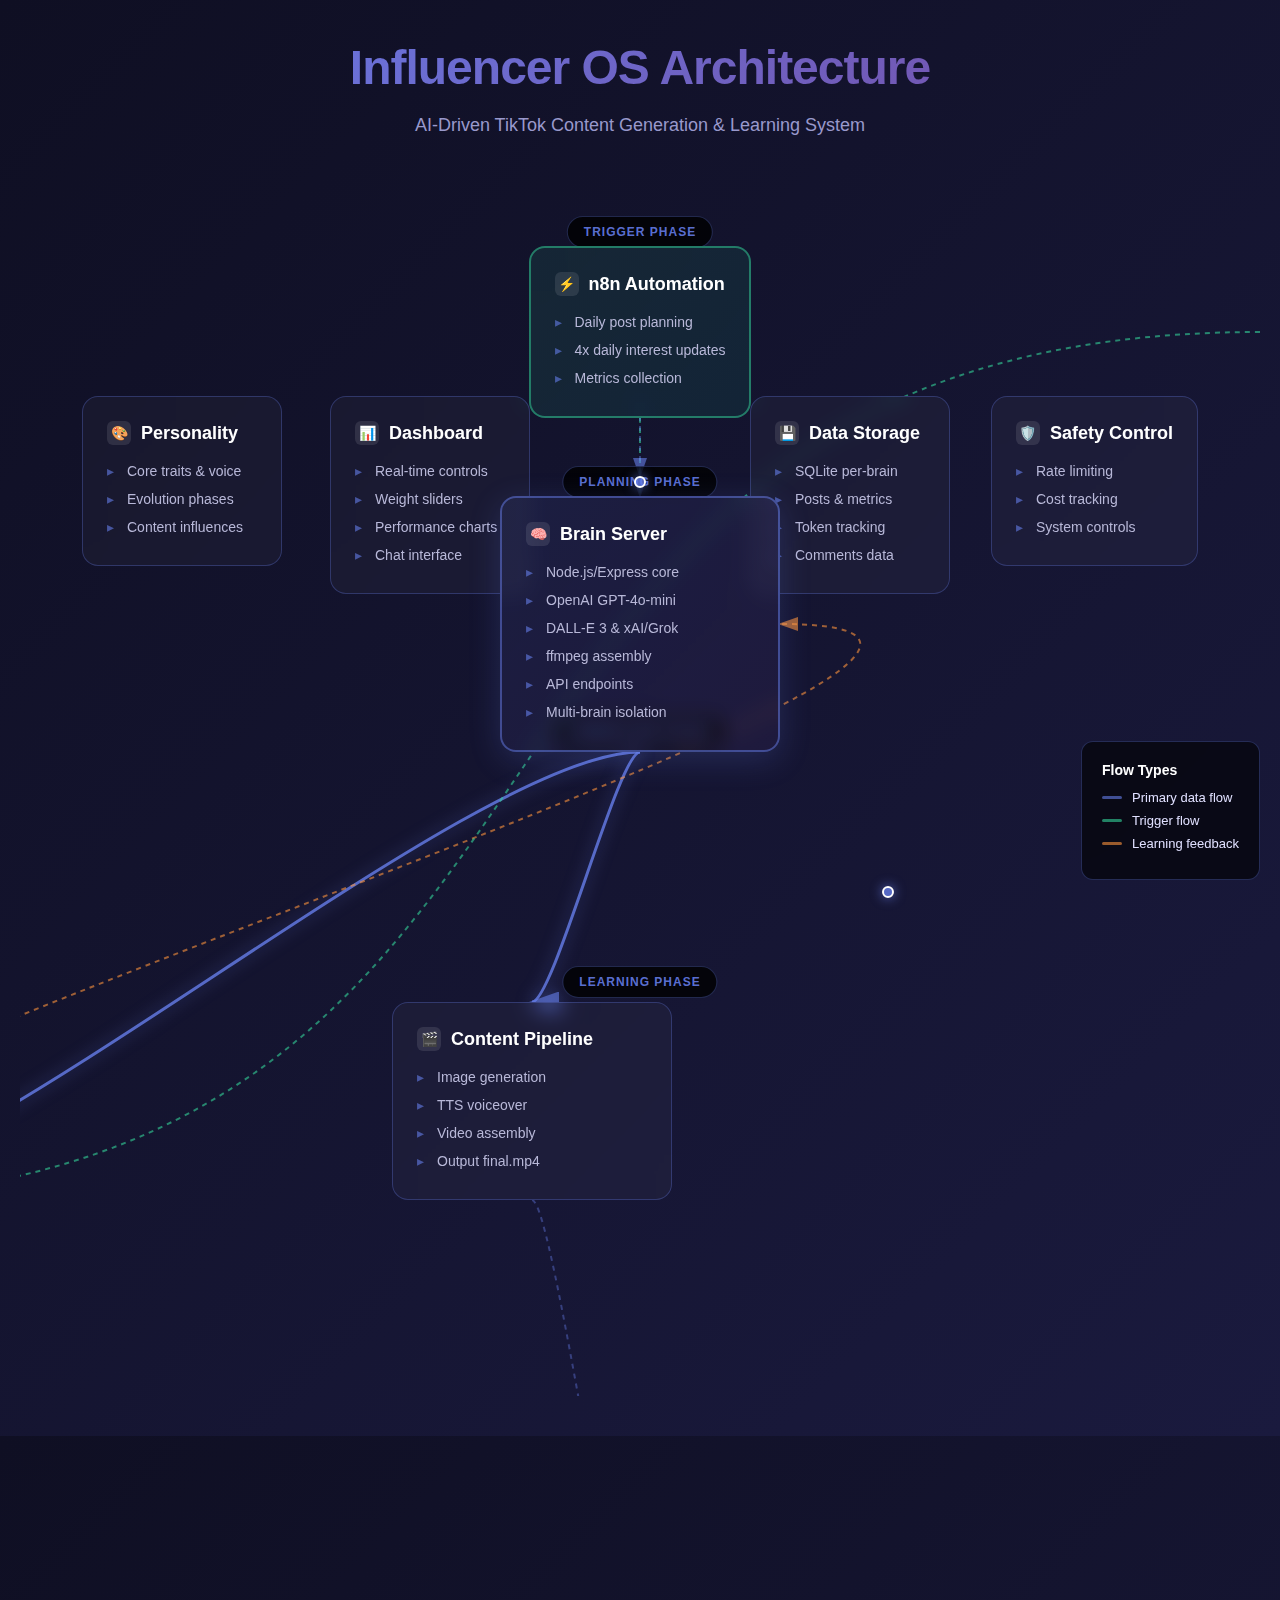
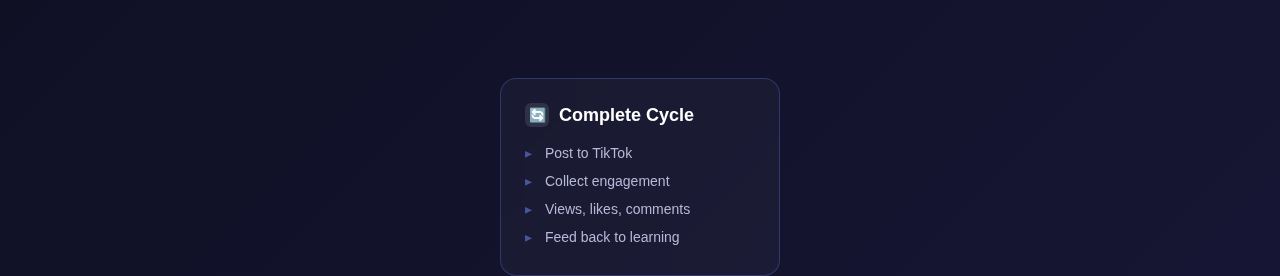
<file: influencer-os-workflow.html>
<!DOCTYPE html>
<html lang="en">
<head>
    <meta charset="UTF-8">
    <meta name="viewport" content="width=device-width, initial-scale=1.0">
    <title>Influencer OS - Workflow Architecture</title>
    <style>
        * {
            margin: 0;
            padding: 0;
            box-sizing: border-box;
        }

        body {
            font-family: 'SF Pro Display', -apple-system, BlinkMacSystemFont, 'Segoe UI', Roboto, sans-serif;
            background: linear-gradient(135deg, #0f0f23 0%, #1a1a3e 100%);
            color: #e0e0ff;
            min-height: 100vh;
            padding: 40px 20px;
            overflow-x: auto;
        }

        .container {
            max-width: 1800px;
            margin: 0 auto;
            position: relative;
        }

        .header {
            text-align: center;
            margin-bottom: 60px;
            animation: fadeInDown 0.8s ease;
        }

        h1 {
            font-size: 48px;
            font-weight: 700;
            background: linear-gradient(135deg, #667eea 0%, #764ba2 100%);
            -webkit-background-clip: text;
            -webkit-text-fill-color: transparent;
            margin-bottom: 20px;
            letter-spacing: -1px;
        }

        .subtitle {
            font-size: 18px;
            color: #9999cc;
            font-weight: 400;
        }

        .workflow-canvas {
            position: relative;
            width: 100%;
            min-height: 1200px;
            margin: 0 auto;
        }

        .layer {
            position: absolute;
            width: 100%;
            display: flex;
            justify-content: center;
            gap: 40px;
            flex-wrap: wrap;
        }

        .component {
            background: rgba(255, 255, 255, 0.03);
            border: 1px solid rgba(102, 126, 234, 0.3);
            border-radius: 16px;
            padding: 24px;
            position: relative;
            backdrop-filter: blur(10px);
            transition: all 0.3s ease;
            cursor: pointer;
            min-width: 200px;
            max-width: 280px;
        }

        .component:hover {
            transform: translateY(-4px);
            box-shadow: 0 12px 48px rgba(102, 126, 234, 0.3);
            border-color: rgba(102, 126, 234, 0.6);
            background: rgba(255, 255, 255, 0.06);
        }

        .component.primary {
            background: linear-gradient(135deg, rgba(102, 126, 234, 0.1) 0%, rgba(118, 75, 162, 0.1) 100%);
            border: 2px solid rgba(102, 126, 234, 0.5);
            box-shadow: 0 8px 32px rgba(102, 126, 234, 0.2);
        }

        .component.trigger {
            background: linear-gradient(135deg, rgba(52, 211, 153, 0.1) 0%, rgba(16, 185, 129, 0.1) 100%);
            border: 2px solid rgba(52, 211, 153, 0.5);
        }

        .component.learning {
            background: linear-gradient(135deg, rgba(251, 146, 60, 0.1) 0%, rgba(249, 115, 22, 0.1) 100%);
            border: 2px solid rgba(251, 146, 60, 0.5);
        }

        .component h3 {
            font-size: 18px;
            font-weight: 600;
            margin-bottom: 12px;
            color: #ffffff;
            display: flex;
            align-items: center;
            gap: 10px;
        }

        .component .icon {
            width: 24px;
            height: 24px;
            display: inline-flex;
            align-items: center;
            justify-content: center;
            background: rgba(255, 255, 255, 0.1);
            border-radius: 6px;
            font-size: 14px;
        }

        .component ul {
            list-style: none;
            margin: 0;
            padding: 0;
        }

        .component li {
            padding: 6px 0;
            font-size: 14px;
            color: #b8b8d8;
            position: relative;
            padding-left: 20px;
        }

        .component li:before {
            content: "▸";
            position: absolute;
            left: 0;
            color: rgba(102, 126, 234, 0.6);
        }

        svg {
            position: absolute;
            top: 0;
            left: 0;
            width: 100%;
            height: 100%;
            pointer-events: none;
            z-index: -1;
        }

        .arrow-path {
            fill: none;
            stroke: rgba(102, 126, 234, 0.4);
            stroke-width: 2;
            stroke-dasharray: 5, 5;
            animation: dash 20s linear infinite;
        }

        .arrow-path.active {
            stroke: rgba(102, 126, 234, 0.8);
            stroke-width: 3;
            stroke-dasharray: none;
            filter: drop-shadow(0 0 8px rgba(102, 126, 234, 0.6));
        }

        .arrow-path.learning {
            stroke: rgba(251, 146, 60, 0.6);
        }

        .arrow-path.trigger {
            stroke: rgba(52, 211, 153, 0.6);
        }

        @keyframes dash {
            to {
                stroke-dashoffset: -100;
            }
        }

        @keyframes fadeInDown {
            from {
                opacity: 0;
                transform: translateY(-20px);
            }
            to {
                opacity: 1;
                transform: translateY(0);
            }
        }

        .legend {
            position: fixed;
            bottom: 20px;
            right: 20px;
            background: rgba(0, 0, 0, 0.6);
            backdrop-filter: blur(10px);
            padding: 20px;
            border-radius: 12px;
            border: 1px solid rgba(102, 126, 234, 0.3);
        }

        .legend h4 {
            font-size: 14px;
            margin-bottom: 12px;
            color: #ffffff;
        }

        .legend-item {
            display: flex;
            align-items: center;
            gap: 10px;
            margin-bottom: 8px;
            font-size: 13px;
        }

        .legend-color {
            width: 20px;
            height: 3px;
            border-radius: 2px;
        }

        /* Positioning for components */
        #n8n-layer { top: 50px; }
        #brain-server { top: 300px; left: 50%; transform: translateX(-50%); }
        #supporting-systems { top: 200px; }
        #generation-pipeline { top: 550px; left: 30%; }
        #learning-engine { top: 550px; right: 30%; }
        #workflow-cycle { top: 800px; left: 50%; transform: translateX(-50%); }
        #dashboard { top: 450px; left: 10%; }
        #data-storage { top: 450px; right: 10%; }

        .merge-point {
            position: absolute;
            width: 12px;
            height: 12px;
            background: rgba(102, 126, 234, 0.8);
            border: 2px solid #ffffff;
            border-radius: 50%;
            z-index: 10;
            box-shadow: 0 0 12px rgba(102, 126, 234, 0.8);
        }

        .phase-label {
            position: absolute;
            background: rgba(0, 0, 0, 0.8);
            padding: 8px 16px;
            border-radius: 20px;
            font-size: 12px;
            font-weight: 600;
            text-transform: uppercase;
            letter-spacing: 1px;
            color: rgba(102, 126, 234, 0.9);
            border: 1px solid rgba(102, 126, 234, 0.3);
        }
    </style>
</head>
<body>
    <div class="container">
        <div class="header">
            <h1>Influencer OS Architecture</h1>
            <div class="subtitle">AI-Driven TikTok Content Generation & Learning System</div>
        </div>

        <div class="workflow-canvas">
            <!-- SVG for arrows -->
            <svg id="arrows">
                <defs>
                    <marker id="arrowhead" markerWidth="10" markerHeight="7" refX="9" refY="3.5" orient="auto">
                        <polygon points="0 0, 10 3.5, 0 7" fill="rgba(102, 126, 234, 0.6)" />
                    </marker>
                    <marker id="arrowhead-learning" markerWidth="10" markerHeight="7" refX="9" refY="3.5" orient="auto">
                        <polygon points="0 0, 10 3.5, 0 7" fill="rgba(251, 146, 60, 0.6)" />
                    </marker>
                </defs>
            </svg>

            <!-- Phase Labels -->
            <div class="phase-label" style="top: 20px; left: 50%; transform: translateX(-50%);">Trigger Phase</div>
            <div class="phase-label" style="top: 270px; left: 50%; transform: translateX(-50%);">Planning Phase</div>
            <div class="phase-label" style="top: 520px; left: 50%; transform: translateX(-50%);">Generation Phase</div>
            <div class="phase-label" style="top: 770px; left: 50%; transform: translateX(-50%);">Learning Phase</div>

            <!-- Layer 1: Triggers -->
            <div class="layer" id="n8n-layer">
                <div class="component trigger">
                    <h3><span class="icon">⚡</span>n8n Automation</h3>
                    <ul>
                        <li>Daily post planning</li>
                        <li>4x daily interest updates</li>
                        <li>Metrics collection</li>
                    </ul>
                </div>
            </div>

            <!-- Layer 2: Supporting Systems -->
            <div class="layer" id="supporting-systems">
                <div class="component" style="position: absolute; left: 5%;">
                    <h3><span class="icon">🎨</span>Personality</h3>
                    <ul>
                        <li>Core traits & voice</li>
                        <li>Evolution phases</li>
                        <li>Content influences</li>
                    </ul>
                </div>
                <div class="component" style="position: absolute; left: 25%;">
                    <h3><span class="icon">📊</span>Dashboard</h3>
                    <ul>
                        <li>Real-time controls</li>
                        <li>Weight sliders</li>
                        <li>Performance charts</li>
                        <li>Chat interface</li>
                    </ul>
                </div>
                <div class="component" style="position: absolute; right: 25%;">
                    <h3><span class="icon">💾</span>Data Storage</h3>
                    <ul>
                        <li>SQLite per-brain</li>
                        <li>Posts & metrics</li>
                        <li>Token tracking</li>
                        <li>Comments data</li>
                    </ul>
                </div>
                <div class="component" style="position: absolute; right: 5%;">
                    <h3><span class="icon">🛡️</span>Safety Control</h3>
                    <ul>
                        <li>Rate limiting</li>
                        <li>Cost tracking</li>
                        <li>System controls</li>
                    </ul>
                </div>
            </div>

            <!-- Central Brain Server -->
            <div class="component primary" id="brain-server">
                <h3><span class="icon">🧠</span>Brain Server</h3>
                <ul>
                    <li>Node.js/Express core</li>
                    <li>OpenAI GPT-4o-mini</li>
                    <li>DALL-E 3 & xAI/Grok</li>
                    <li>ffmpeg assembly</li>
                    <li>API endpoints</li>
                    <li>Multi-brain isolation</li>
                </ul>
            </div>

            <!-- Generation and Learning -->
            <div class="component" id="generation-pipeline">
                <h3><span class="icon">🎬</span>Content Pipeline</h3>
                <ul>
                    <li>Image generation</li>
                    <li>TTS voiceover</li>
                    <li>Video assembly</li>
                    <li>Output final.mp4</li>
                </ul>
            </div>

            <div class="component learning" id="learning-engine">
                <h3><span class="icon">🔄</span>Learning Engine</h3>
                <ul>
                    <li>Metrics analysis</li>
                    <li>Weight adjustment</li>
                    <li>Trend scraping</li>
                    <li>Comment analysis</li>
                    <li>Performance scoring</li>
                </ul>
            </div>

            <!-- Workflow Cycle -->
            <div class="component" id="workflow-cycle">
                <h3><span class="icon">🔄</span>Complete Cycle</h3>
                <ul>
                    <li>Post to TikTok</li>
                    <li>Collect engagement</li>
                    <li>Views, likes, comments</li>
                    <li>Feed back to learning</li>
                </ul>
            </div>

            <!-- Merge Points -->
            <div class="merge-point" style="top: 280px; left: 50%; transform: translateX(-6px);"></div>
            <div class="merge-point" style="top: 690px; right: 30%; transform: translateX(6px);"></div>
        </div>

        <!-- Legend -->
        <div class="legend">
            <h4>Flow Types</h4>
            <div class="legend-item">
                <div class="legend-color" style="background: rgba(102, 126, 234, 0.6);"></div>
                <span>Primary data flow</span>
            </div>
            <div class="legend-item">
                <div class="legend-color" style="background: rgba(52, 211, 153, 0.6);"></div>
                <span>Trigger flow</span>
            </div>
            <div class="legend-item">
                <div class="legend-color" style="background: rgba(251, 146, 60, 0.6);"></div>
                <span>Learning feedback</span>
            </div>
        </div>
    </div>

    <script>
        // Function to create curved paths
        function createPath(x1, y1, x2, y2, curve = 0.2) {
            const dx = x2 - x1;
            const dy = y2 - y1;
            const cx1 = x1 + dx * curve;
            const cy1 = y1;
            const cx2 = x2 - dx * curve;
            const cy2 = y2;
            
            return `M ${x1} ${y1} C ${cx1} ${cy1}, ${cx2} ${cy2}, ${x2} ${y2}`;
        }

        // Function to get element center
        function getElementCenter(id) {
            const elem = document.getElementById(id);
            if (!elem) return null;
            const rect = elem.getBoundingClientRect();
            const container = document.querySelector('.workflow-canvas').getBoundingClientRect();
            return {
                x: rect.left - container.left + rect.width / 2,
                y: rect.top - container.top + rect.height / 2
            };
        }

        // Draw arrows
        function drawArrows() {
            const svg = document.getElementById('arrows');
            svg.innerHTML = svg.innerHTML; // Keep defs
            
            // Clear existing paths
            const existingPaths = svg.querySelectorAll('path');
            existingPaths.forEach(path => path.remove());
            
            const connections = [
                // n8n to Brain Server
                {from: 'n8n-layer', to: 'brain-server', class: 'trigger', fromBottom: true, toTop: true},
                
                // Supporting systems to Brain Server (merge point)
                {custom: true, points: [
                    getElementCenter('supporting-systems'),
                    {x: getElementCenter('brain-server').x, y: 280}
                ], class: 'arrow-path'},
                
                // Brain Server to Generation Pipeline
                {from: 'brain-server', to: 'generation-pipeline', class: 'active', fromBottom: true, toTop: true},
                
                // Brain Server to Learning Engine  
                {from: 'brain-server', to: 'learning-engine', class: 'active', fromBottom: true, toTop: true},
                
                // Generation Pipeline to Workflow Cycle
                {from: 'generation-pipeline', to: 'workflow-cycle', class: 'arrow-path', fromBottom: true, toTop: true},
                
                // Workflow Cycle to Learning Engine
                {from: 'workflow-cycle', to: 'learning-engine', class: 'arrow-path', fromTop: true, toBottom: true, curve: 0.4},
                
                // Learning feedback loop
                {from: 'learning-engine', to: 'brain-server', class: 'learning', fromTop: true, toRight: true, curve: -0.5},
                
                // Brain Server to Dashboard
                {from: 'brain-server', to: 'dashboard', class: 'arrow-path', fromLeft: true, toRight: true},
                
                // Brain Server to Data Storage
                {from: 'brain-server', to: 'data-storage', class: 'arrow-path', fromRight: true, toLeft: true},
                
                // n8n to Learning Engine (4x daily)
                {from: 'n8n-layer', to: 'learning-engine', class: 'trigger', fromRight: true, toTop: true, curve: 0.6},
            ];
            
            connections.forEach(conn => {
                const path = document.createElementNS('http://www.w3.org/2000/svg', 'path');
                
                if (conn.custom) {
                    // Custom path with specific points
                    const d = createPath(conn.points[0].x, conn.points[0].y, 
                                       conn.points[1].x, conn.points[1].y, 
                                       conn.curve || 0.2);
                    path.setAttribute('d', d);
                } else {
                    const from = getElementCenter(conn.from);
                    const to = getElementCenter(conn.to);
                    
                    if (from && to) {
                        let x1 = from.x, y1 = from.y;
                        let x2 = to.x, y2 = to.y;
                        
                        // Adjust for edge connections
                        const fromElem = document.getElementById(conn.from);
                        const toElem = document.getElementById(conn.to);
                        const fromRect = fromElem.getBoundingClientRect();
                        const toRect = toElem.getBoundingClientRect();
                        const container = document.querySelector('.workflow-canvas').getBoundingClientRect();
                        
                        if (conn.fromBottom) y1 = fromRect.bottom - container.top;
                        if (conn.fromTop) y1 = fromRect.top - container.top;
                        if (conn.fromLeft) x1 = fromRect.left - container.left;
                        if (conn.fromRight) x1 = fromRect.right - container.left;
                        
                        if (conn.toTop) y2 = toRect.top - container.top;
                        if (conn.toBottom) y2 = toRect.bottom - container.top;
                        if (conn.toLeft) x2 = toRect.left - container.left;
                        if (conn.toRight) x2 = toRect.right - container.left;
                        
                        const d = createPath(x1, y1, x2, y2, conn.curve || 0.2);
                        path.setAttribute('d', d);
                    }
                }
                
                path.setAttribute('class', `arrow-path ${conn.class || ''}`);
                path.setAttribute('marker-end', conn.class === 'learning' ? 'url(#arrowhead-learning)' : 'url(#arrowhead)');
                svg.appendChild(path);
            });
        }
        
        // Initial draw
        setTimeout(drawArrows, 100);
        
        // Redraw on resize
        window.addEventListener('resize', drawArrows);
        
        // Add hover interactions
        document.querySelectorAll('.component').forEach(comp => {
            comp.addEventListener('mouseenter', function() {
                this.style.zIndex = '100';
            });
            
            comp.addEventListener('mouseleave', function() {
                this.style.zIndex = '';
            });
        });
    </script>
</body>
</html>
</file>
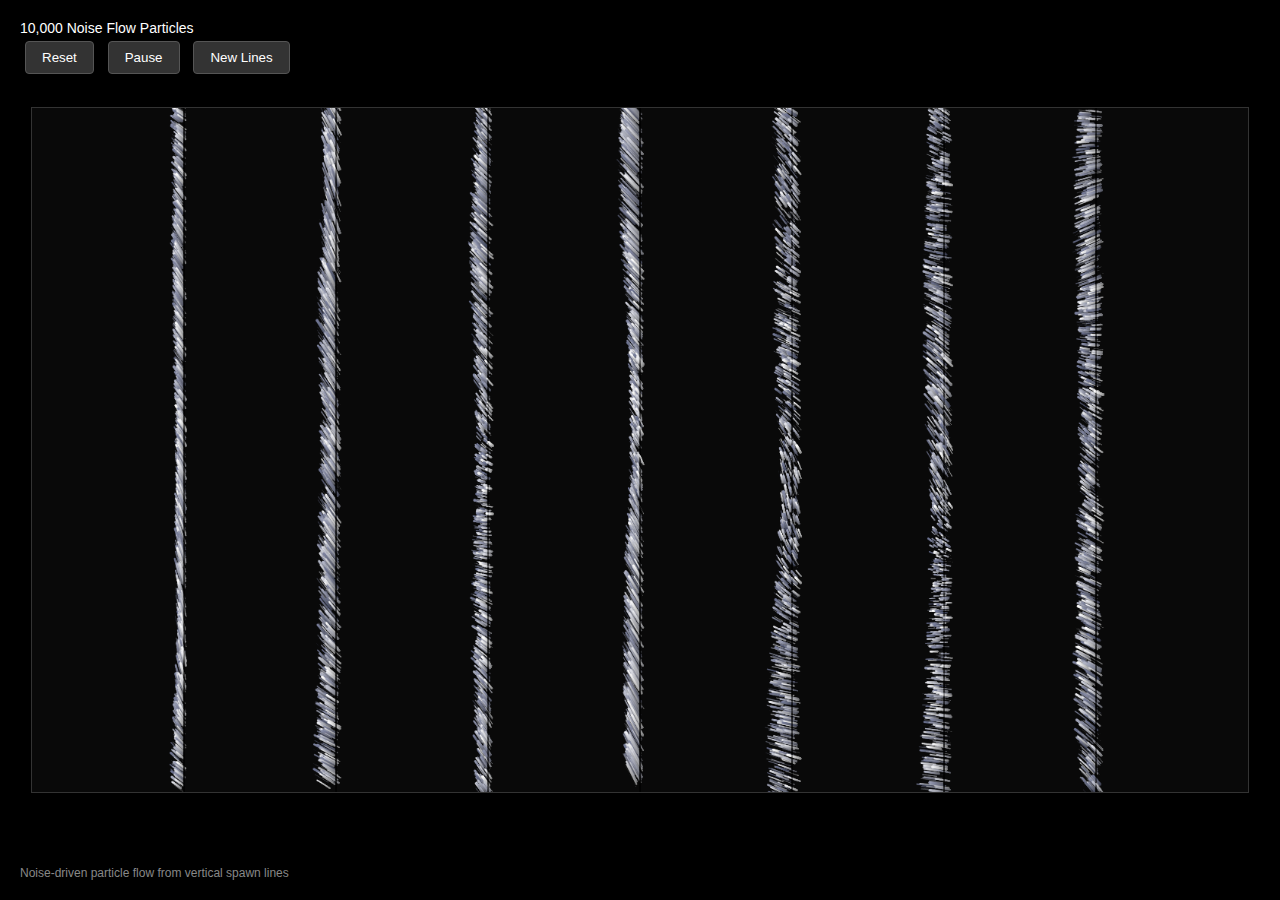
<file: Creative Coding/particle_generator.html>
<!DOCTYPE html>
<html lang="en">
<head>
    <meta charset="utf-8">
    <meta name="viewport" content="width=device-width, initial-scale=1.0">
    <title>Noise Flow Particle System</title>
    <style>
        body {
            margin: 0;
            padding: 0;
            background: #000;
            display: flex;
            justify-content: center;
            align-items: center;
            min-height: 100vh;
            font-family: Arial, sans-serif;
            overflow: hidden;
        }
        
        canvas {
            border: 1px solid #333;
            background: #111;
            max-width: 100vw;
            max-height: 100vh;
        }
        
        .controls {
            position: absolute;
            top: 20px;
            left: 20px;
            color: white;
            font-size: 14px;
            z-index: 10;
        }
        
        .controls button {
            background: #333;
            border: 1px solid #555;
            color: white;
            padding: 8px 16px;
            margin: 5px;
            cursor: pointer;
            border-radius: 4px;
        }
        
        .controls button:hover {
            background: #555;
        }
        
        .info {
            position: absolute;
            bottom: 20px;
            left: 20px;
            color: #888;
            font-size: 12px;
        }
    </style>
</head>
<body>
    <div class="controls">
        <div>10,000 Noise Flow Particles</div>
        <button onclick="resetParticles()">Reset</button>
        <button onclick="togglePause()" id="pauseBtn">Pause</button>
        <button onclick="regenerateLines()">New Lines</button>
    </div>
    
    <div class="info">
        Noise-driven particle flow from vertical spawn lines
    </div>
    
    <canvas id="canvas" width="1600" height="900"></canvas>
    
    <script>
        const canvas = document.getElementById('canvas');
        const ctx = canvas.getContext('2d');
        
        const PARTICLE_COUNT = 10000;
        const MAX_PARTICLE_COUNT = 30000; // Allow for splitting growth
        const MAX_AGE = 800;
        const NOISE_SCALE = 0.003;
        const FLOW_STRENGTH = 0.1;
        
        let particles = [];
        let spawnLines = [];
        let isPaused = false;
        let mouse = {
            x: 0,
            y: 0,
            isHovering: false
        };
        let time = 0;
        let lastLineGeneration = 0;
        let lineGenerationInterval = 60 * 60; // 60 seconds * 60 fps = 3600 frames
        
        // Simple noise function (simplified Perlin-like)
        function noise(x, y, z = 0) {
            const X = Math.floor(x) & 255;
            const Y = Math.floor(y) & 255;
            const Z = Math.floor(z) & 255;
            x -= Math.floor(x);
            y -= Math.floor(y);
            z -= Math.floor(z);
            const u = fade(x);
            const v = fade(y);
            const w = fade(z);
            const A = p[X] + Y;
            const AA = p[A] + Z;
            const AB = p[A + 1] + Z;
            const B = p[X + 1] + Y;
            const BA = p[B] + Z;
            const BB = p[B + 1] + Z;
            
            return lerp(w, lerp(v, lerp(u, grad(p[AA], x, y, z),
                                          grad(p[BA], x - 1, y, z)),
                                   lerp(u, grad(p[AB], x, y - 1, z),
                                          grad(p[BB], x - 1, y - 1, z))),
                           lerp(v, lerp(u, grad(p[AA + 1], x, y, z - 1),
                                          grad(p[BA + 1], x - 1, y, z - 1)),
                                   lerp(u, grad(p[AB + 1], x, y - 1, z - 1),
                                          grad(p[BB + 1], x - 1, y - 1, z - 1))));
        }
        
        function fade(t) { return t * t * t * (t * (t * 6 - 15) + 10); }
        function lerp(t, a, b) { return a + t * (b - a); }
        function grad(hash, x, y, z) {
            const h = hash & 15;
            const u = h < 8 ? x : y;
            const v = h < 4 ? y : h === 12 || h === 14 ? x : z;
            return ((h & 1) === 0 ? u : -u) + ((h & 2) === 0 ? v : -v);
        }
        
        // Permutation table for noise
        const p = new Array(512);
        const permutation = [151,160,137,91,90,15,131,13,201,95,96,53,194,233,7,225,140,36,103,30,69,142,8,99,37,240,21,10,23,190,6,148,247,120,234,75,0,26,197,62,94,252,219,203,117,35,11,32,57,177,33,88,237,149,56,87,174,20,125,136,171,168,68,175,74,165,71,134,139,48,27,166,77,146,158,231,83,111,229,122,60,211,133,230,220,105,92,41,55,46,245,40,244,102,143,54,65,25,63,161,1,216,80,73,209,76,132,187,208,89,18,169,200,196,135,130,116,188,159,86,164,100,109,198,173,186,3,64,52,217,226,250,124,123,5,202,38,147,118,126,255,82,85,212,207,206,59,227,47,16,58,17,182,189,28,42,223,183,170,213,119,248,152,2,44,154,163,70,221,153,101,155,167,43,172,9,129,22,39,253,19,98,108,110,79,113,224,232,178,185,112,104,218,246,97,228,251,34,242,193,238,210,144,12,191,179,162,241,81,51,145,235,249,14,239,107,49,192,214,31,181,199,106,157,184,84,204,176,115,121,50,45,127,4,150,254,138,236,205,93,222,114,67,29,24,72,243,141,128,195,78,66,215,61,156,180];
        for (let i = 0; i < 256; i++) p[256 + i] = p[i] = permutation[i];
        
        // Generate evenly spaced vertical spawn lines
        function generateSpawnLines() {
            spawnLines = [];
            const numLines = Math.floor(Math.random() * 6) + 4; // 4-9 lines
            const spacing = canvas.width / (numLines + 1);
            
            for (let i = 0; i < numLines; i++) {
                const x = spacing * (i + 1); // Center the lines with even spacing
                spawnLines.push({
                    x: x,
                    direction: Math.random() > 0.5 ? 1 : -1, // 1 for up, -1 for down
                    intensity: Math.random() * 0.8 + 0.3,
                    width: Math.random() * 20 + 5, // Smaller spawn width since lines are transparent
                    color: {
                        r: Math.floor(Math.random() * 100 + 155),
                        g: Math.floor(Math.random() * 100 + 155),
                        b: Math.floor(Math.random() * 100 + 155)
                    }
                });
            }
        }
        
        class Particle {
            constructor(spawnLine) {
                this.line = spawnLine;
                this.x = spawnLine.x + (Math.random() - 0.5) * spawnLine.width;
                // Spawn anywhere along the full height of the line
                this.y = Math.random() * canvas.height;
                
                this.vx = 0;
                this.vy = 0;
                this.age = 0;
                this.life = Math.random() * 0.8 + 0.2;
                this.size = Math.random() * 1.5 + 0.5;
                this.baseY = this.y;
                this.baseX = this.x;
                this.hasSplit = false;
                this.isSplitParticle = false;
            }
            
            split() {
                // Create a new particle at the same position
                if (particles.length < MAX_PARTICLE_COUNT) {
                    const splitParticle = new Particle(this.line);
                    splitParticle.x = this.x;
                    splitParticle.y = this.y;
                    splitParticle.age = 0; // Reset age for split particle
                    splitParticle.life = Math.random() * 0.8 + 0.2; // Reset life for split particle
                    splitParticle.hasSplit = false; // Allow split particle to split again
                    splitParticle.isSplitParticle = true; // Mark as split particle (turns red)
                    
                    // Give the split particle a different velocity direction
                    const angle = Math.random() * Math.PI * 2;
                    const speed = 0.5;
                    splitParticle.vx = Math.cos(angle) * speed;
                    splitParticle.vy = Math.sin(angle) * speed;
                    
                    // Modify this particle's velocity too
                    const angle2 = angle + Math.PI; // Opposite direction
                    this.vx += Math.cos(angle2) * speed;
                    this.vy += Math.sin(angle2) * speed;
                    
                    // Mark this particle as split and as a split particle (turns red)
                    this.isSplitParticle = true;
                    
                    particles.push(splitParticle);
                    
                    // Trigger chain reaction - find nearest particle and make it split
                    this.triggerChainReaction();
                }
            }
            
            triggerChainReaction() {
                let nearestParticle = null;
                let minDistance = Infinity;
                const searchRadius = 50; // Only look within this radius
                
                for (let other of particles) {
                    // Only trigger particles that haven't split and can still split (generation < 2)
                    if (other !== this && !other.hasSplit && other.life > 0.1 && other.splitGeneration < 2) {
                        const dx = this.x - other.x;
                        const dy = this.y - other.y;
                        const distance = Math.sqrt(dx * dx + dy * dy);
                        
                        if (distance < searchRadius && distance < minDistance) {
                            minDistance = distance;
                            nearestParticle = other;
                        }
                    }
                }
                
                // Make the nearest particle split with a slight delay for visual effect
                if (nearestParticle) {
                    setTimeout(() => {
                        if (nearestParticle.life > 0 && !nearestParticle.hasSplit && nearestParticle.splitGeneration < 2) {
                            nearestParticle.hasSplit = true;
                            nearestParticle.split();
                        }
                    }, 50); // 50ms delay for chain reaction effect
                }
            }
            
            update() {
                this.age++;
                
                const ageRatio = Math.min(this.age / MAX_AGE, 1);
                const t = time * 0.01;
                
                // Sample noise field for flow direction
                const nx = this.x * NOISE_SCALE;
                const ny = this.y * NOISE_SCALE;
                const nz = t * 0.5;
                
                // Get flow vectors from noise (expanded range for all directions)
                const flowX = (noise(nx + 300, ny + 500, nz) * 2 - 1) * FLOW_STRENGTH;
                const flowY = (noise(nx + 100, ny + 300, nz) * 2 - 1) * FLOW_STRENGTH;
                
                // Add additional noise samples for more varied directions
                const flowX2 = (noise(nx + 700, ny + 200, nz + 100) * 2 - 1) * FLOW_STRENGTH * 0.5;
                const flowY2 = (noise(nx + 900, ny + 800, nz + 200) * 2 - 1) * FLOW_STRENGTH * 0.5;
                
                // Apply directional bias from spawn line (reduced influence)
                const directionalBias = this.line.direction * 0.1 * this.line.intensity;
                
                // Combine noise flows with directional movement
                this.vx += (flowX + flowX2) * 0.1;
                this.vy += (flowY + flowY2) * 0.1 + (directionalBias * 0.1);
                
                // Apply some damping
                this.vx *= 0.98;
                this.vy *= 0.98;
                
                // Update position
                this.x += this.vx;
                this.y += this.vy;
                
                // Check for mouse hover splitting
                if (!this.hasSplit && this.isMouseHovering()) {
                    this.split();
                    this.hasSplit = true;
                }
                
                // Decrease life
                this.life -= 0.001;
                
                // Reset particle if it's too old, dead, or off screen
                if (this.life <= 0 || this.age > MAX_AGE || 
                    this.x < -50 || this.x > canvas.width + 50 ||
                    this.y < -50 || this.y > canvas.height + 50) {
                    this.respawn();
                }
            }
            
            isMouseHovering() {
                const dx = mouse.x - this.x;
                const dy = mouse.y - this.y;
                const distance = Math.sqrt(dx * dx + dy * dy);
                return distance < (this.size * 3); // Hover radius is 3x particle size
            }
            
            respawn() {
                // Choose a random spawn line
                this.line = spawnLines[Math.floor(Math.random() * spawnLines.length)];
                this.x = this.line.x + (Math.random() - 0.5) * this.line.width;
                // Respawn anywhere along the full height of the line
                this.y = Math.random() * canvas.height;
                this.baseX = this.x;
                this.baseY = this.y;
                this.vx = 0;
                this.vy = 0;
                this.age = 0;
                this.life = Math.random() * 0.8 + 0.2;
                this.hasSplit = false;
                this.isSplitParticle = false; // Reset split particle status
                this.splitGeneration = 0; // Reset to original generation
            }
            
            draw() {
                const ageRatio = Math.min(this.age / MAX_AGE, 1);
                const lifeRatio = Math.max(0, this.life);
                
                let r, g, b;
                
                if (this.isSplitParticle) {
                    // Split particles are red and age to darker red
                    r = Math.floor(255 * (1 - ageRatio * 0.8)); // Start bright red, fade to dark red
                    g = Math.floor(20 * (1 - ageRatio * 0.5));  // Very little green
                    b = Math.floor(20 * (1 - ageRatio * 0.5));  // Very little blue
                } else {
                    // Normal particles: white to navy blue, starting navy transition 1 second sooner
                    // Assuming 60fps, 1 second = 60 frames, so start navy transition at age 60
                    const navyStartAge = 60;
                    const adjustedAgeRatio = Math.max(0, (this.age - navyStartAge) / (MAX_AGE - navyStartAge));
                    const navyBlue = { r: 20, g: 30, b: 80 };
                    
                    // Interpolate from white to navy blue based on adjusted age
                    r = Math.floor(255 * (1 - adjustedAgeRatio) + navyBlue.r * adjustedAgeRatio);
                    g = Math.floor(255 * (1 - adjustedAgeRatio) + navyBlue.g * adjustedAgeRatio);
                    b = Math.floor(255 * (1 - adjustedAgeRatio) + navyBlue.b * adjustedAgeRatio);
                }
                
                // Size varies with life
                const currentSize = this.size * lifeRatio;
                
                // Opacity based on life only
                const alpha = lifeRatio;
                
                if (currentSize > 0.1 && alpha > 0.01) {
                    ctx.globalAlpha = alpha;
                    ctx.fillStyle = `rgb(${r}, ${g}, ${b})`;
                    ctx.beginPath();
                    ctx.arc(this.x, this.y, currentSize, 0, Math.PI * 2);
                    ctx.fill();
                    ctx.globalAlpha = 1;
                }
            }
        }
        
        function initParticles() {
            particles = [];
            generateSpawnLines();
            
            for (let i = 0; i < PARTICLE_COUNT; i++) {
                const randomLine = spawnLines[Math.floor(Math.random() * spawnLines.length)];
                const particle = new Particle(randomLine);
                
                // Spread particles along their flow path
                const spreadFactor = Math.random();
                particle.age = Math.floor(spreadFactor * MAX_AGE * 0.6);
                
                // Simulate some flow movement for initial spread
                for (let j = 0; j < particle.age; j++) {
                    const t = j * 0.01;
                    const nx = particle.x * NOISE_SCALE;
                    const ny = particle.y * NOISE_SCALE;
                    const flowX = (noise(nx + 300, ny + 500, t) * 2 - 1) * FLOW_STRENGTH * 0.1;
                    const flowY = (noise(nx + 100, ny + 300, t) * 2 - 1) * FLOW_STRENGTH * 0.1;
                    particle.x += flowX;
                    particle.y += flowY + particle.line.direction * 0.03;
                }
                
                particles.push(particle);
            }
        }
        
        function animate() {
            if (!isPaused) {
                time++;
                
                // Auto-regenerate lines every minute (20 times rapidly)
                if (time - lastLineGeneration >= lineGenerationInterval) {
                    // Generate new lines 20 times in rapid succession
                    for (let i = 0; i < 20; i++) {
                        setTimeout(() => {
                            generateSpawnLines();
                            // Reset to base particle count and respawn
                            particles = particles.slice(0, PARTICLE_COUNT);
                            particles.forEach(particle => particle.respawn());
                        }, i * 100); // 100ms apart = 2 seconds total
                    }
                    lastLineGeneration = time;
                }
                
                // Clear canvas with subtle trail effect that fades after ~3 seconds
                // Using alpha 0.017 means trails fade to ~1% after 3 seconds (0.983^180 ≈ 0.01)
                ctx.fillStyle = 'rgba(17, 17, 17, 0.017)';
                ctx.fillRect(0, 0, canvas.width, canvas.height);
                
                // Update and draw particles
                particles.forEach(particle => {
                    particle.update();
                    particle.draw();
                });
                
                // Draw spawn line indicators (black vertical lines)
                ctx.globalAlpha = 0.1;
                spawnLines.forEach(line => {
                    ctx.strokeStyle = 'rgb(0, 0, 0)'; // All lines are black
                    ctx.lineWidth = 1;
                    ctx.beginPath();
                    // Draw full height vertical lines
                    ctx.moveTo(line.x, 0);
                    ctx.lineTo(line.x, canvas.height);
                    ctx.stroke();
                });
                ctx.globalAlpha = 1;
            }
            
            requestAnimationFrame(animate);
        }
        
        function resetParticles() {
            initParticles();
        }
        
        function regenerateLines() {
            generateSpawnLines();
            // Reset particles to base count and reassign to new lines
            particles = particles.slice(0, PARTICLE_COUNT); // Keep only base count
            particles.forEach(particle => particle.respawn());
        }
        
        function togglePause() {
            isPaused = !isPaused;
            document.getElementById('pauseBtn').textContent = isPaused ? 'Resume' : 'Pause';
        }
        
        // Resize canvas to maintain aspect ratio
        function resizeCanvas() {
            const aspectRatio = 16 / 9;
            const maxWidth = window.innerWidth * 0.95;
            const maxHeight = window.innerHeight * 0.9;
            
            let width = maxWidth;
            let height = width / aspectRatio;
            
            if (height > maxHeight) {
                height = maxHeight;
                width = height * aspectRatio;
            }
            
            canvas.style.width = width + 'px';
            canvas.style.height = height + 'px';
        }
        
        // Mouse tracking for splitting
        canvas.addEventListener('mousemove', (e) => {
            const rect = canvas.getBoundingClientRect();
            const scaleX = canvas.width / rect.width;
            const scaleY = canvas.height / rect.height;
            
            mouse.x = (e.clientX - rect.left) * scaleX;
            mouse.y = (e.clientY - rect.top) * scaleY;
        });
        
        canvas.addEventListener('mouseenter', () => {
            mouse.isHovering = true;
        });
        
        canvas.addEventListener('mouseleave', () => {
            mouse.isHovering = false;
        });
        
        // Initialize
        window.addEventListener('resize', resizeCanvas);
        resizeCanvas();
        initParticles();
        animate();
    </script>
</body>
</html>
</file>
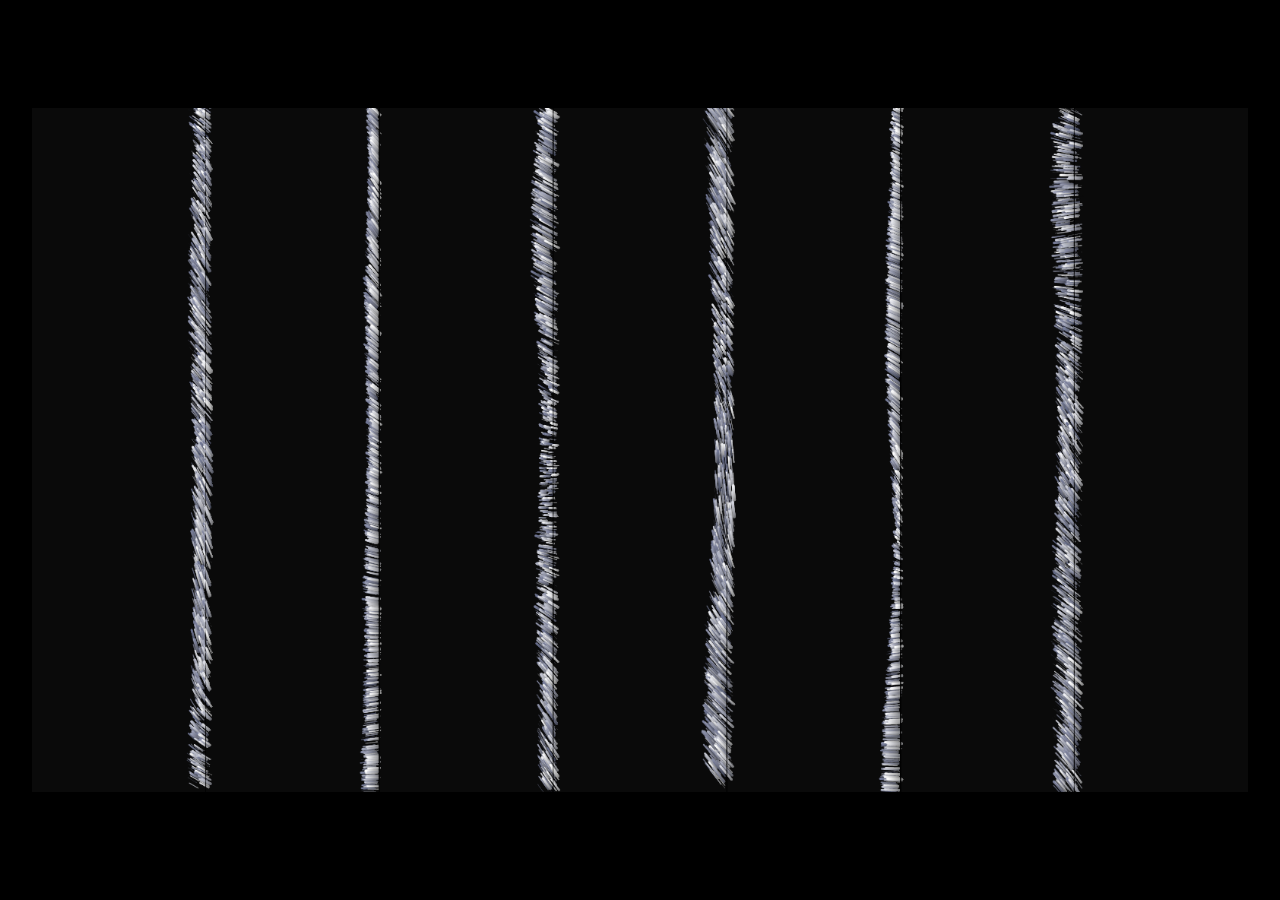
<file: Creative Coding/particle_generator_embed.html>
<!DOCTYPE html>
<html lang="en">
<head>
    <meta charset="utf-8">
    <meta name="viewport" content="width=device-width, initial-scale=1.0">
    <title>Noise Flow Particle System</title>
    <style>
        body {
            margin: 0;
            padding: 0;
            background: #000;
            display: flex;
            justify-content: center;
            align-items: center;
            min-height: 100vh;
            font-family: Arial, sans-serif;
            overflow: hidden;
        }
        
        canvas {
            border: none;
            background: #111;
            width: 100%;
            height: 100%;
            display: block;
        }
    </style>
</head>
<body>
    <span id="pauseBtn" style="display:none"></span>
    <canvas id="canvas" width="1600" height="900"></canvas>
    
    <script>
        const canvas = document.getElementById('canvas');
        const ctx = canvas.getContext('2d');
        
        const PARTICLE_COUNT = 10000;
        const MAX_PARTICLE_COUNT = 30000; // Allow for splitting growth
        const MAX_AGE = 800;
        const NOISE_SCALE = 0.003;
        const FLOW_STRENGTH = 0.1;
        
        let particles = [];
        let spawnLines = [];
        let isPaused = false;
        let mouse = {
            x: 0,
            y: 0,
            isHovering: false
        };
        let time = 0;
        let lastLineGeneration = 0;
        let lineGenerationInterval = 60 * 60; // 60 seconds * 60 fps = 3600 frames
        
        // Simple noise function (simplified Perlin-like)
        function noise(x, y, z = 0) {
            const X = Math.floor(x) & 255;
            const Y = Math.floor(y) & 255;
            const Z = Math.floor(z) & 255;
            x -= Math.floor(x);
            y -= Math.floor(y);
            z -= Math.floor(z);
            const u = fade(x);
            const v = fade(y);
            const w = fade(z);
            const A = p[X] + Y;
            const AA = p[A] + Z;
            const AB = p[A + 1] + Z;
            const B = p[X + 1] + Y;
            const BA = p[B] + Z;
            const BB = p[B + 1] + Z;
            
            return lerp(w, lerp(v, lerp(u, grad(p[AA], x, y, z),
                                          grad(p[BA], x - 1, y, z)),
                                   lerp(u, grad(p[AB], x, y - 1, z),
                                          grad(p[BB], x - 1, y - 1, z))),
                           lerp(v, lerp(u, grad(p[AA + 1], x, y, z - 1),
                                          grad(p[BA + 1], x - 1, y, z - 1)),
                                   lerp(u, grad(p[AB + 1], x, y - 1, z - 1),
                                          grad(p[BB + 1], x - 1, y - 1, z - 1))));
        }
        
        function fade(t) { return t * t * t * (t * (t * 6 - 15) + 10); }
        function lerp(t, a, b) { return a + t * (b - a); }
        function grad(hash, x, y, z) {
            const h = hash & 15;
            const u = h < 8 ? x : y;
            const v = h < 4 ? y : h === 12 || h === 14 ? x : z;
            return ((h & 1) === 0 ? u : -u) + ((h & 2) === 0 ? v : -v);
        }
        
        // Permutation table for noise
        const p = new Array(512);
        const permutation = [151,160,137,91,90,15,131,13,201,95,96,53,194,233,7,225,140,36,103,30,69,142,8,99,37,240,21,10,23,190,6,148,247,120,234,75,0,26,197,62,94,252,219,203,117,35,11,32,57,177,33,88,237,149,56,87,174,20,125,136,171,168,68,175,74,165,71,134,139,48,27,166,77,146,158,231,83,111,229,122,60,211,133,230,220,105,92,41,55,46,245,40,244,102,143,54,65,25,63,161,1,216,80,73,209,76,132,187,208,89,18,169,200,196,135,130,116,188,159,86,164,100,109,198,173,186,3,64,52,217,226,250,124,123,5,202,38,147,118,126,255,82,85,212,207,206,59,227,47,16,58,17,182,189,28,42,223,183,170,213,119,248,152,2,44,154,163,70,221,153,101,155,167,43,172,9,129,22,39,253,19,98,108,110,79,113,224,232,178,185,112,104,218,246,97,228,251,34,242,193,238,210,144,12,191,179,162,241,81,51,145,235,249,14,239,107,49,192,214,31,181,199,106,157,184,84,204,176,115,121,50,45,127,4,150,254,138,236,205,93,222,114,67,29,24,72,243,141,128,195,78,66,215,61,156,180];
        for (let i = 0; i < 256; i++) p[256 + i] = p[i] = permutation[i];
        
        // Generate evenly spaced vertical spawn lines
        function generateSpawnLines() {
            spawnLines = [];
            const numLines = Math.floor(Math.random() * 6) + 4; // 4-9 lines
            const spacing = canvas.width / (numLines + 1);
            
            for (let i = 0; i < numLines; i++) {
                const x = spacing * (i + 1); // Center the lines with even spacing
                spawnLines.push({
                    x: x,
                    direction: Math.random() > 0.5 ? 1 : -1, // 1 for up, -1 for down
                    intensity: Math.random() * 0.8 + 0.3,
                    width: Math.random() * 20 + 5, // Smaller spawn width since lines are transparent
                    color: {
                        r: Math.floor(Math.random() * 100 + 155),
                        g: Math.floor(Math.random() * 100 + 155),
                        b: Math.floor(Math.random() * 100 + 155)
                    }
                });
            }
        }
        
        class Particle {
            constructor(spawnLine) {
                this.line = spawnLine;
                this.x = spawnLine.x + (Math.random() - 0.5) * spawnLine.width;
                // Spawn anywhere along the full height of the line
                this.y = Math.random() * canvas.height;
                
                this.vx = 0;
                this.vy = 0;
                this.age = 0;
                this.life = Math.random() * 0.8 + 0.2;
                this.size = Math.random() * 1.5 + 0.5;
                this.baseY = this.y;
                this.baseX = this.x;
                this.hasSplit = false;
                this.isSplitParticle = false;
            }
            
            split() {
                // Create a new particle at the same position
                if (particles.length < MAX_PARTICLE_COUNT) {
                    const splitParticle = new Particle(this.line);
                    splitParticle.x = this.x;
                    splitParticle.y = this.y;
                    splitParticle.age = 0; // Reset age for split particle
                    splitParticle.life = Math.random() * 0.8 + 0.2; // Reset life for split particle
                    splitParticle.hasSplit = false; // Allow split particle to split again
                    splitParticle.isSplitParticle = true; // Mark as split particle (turns red)
                    
                    // Give the split particle a different velocity direction
                    const angle = Math.random() * Math.PI * 2;
                    const speed = 0.5;
                    splitParticle.vx = Math.cos(angle) * speed;
                    splitParticle.vy = Math.sin(angle) * speed;
                    
                    // Modify this particle's velocity too
                    const angle2 = angle + Math.PI; // Opposite direction
                    this.vx += Math.cos(angle2) * speed;
                    this.vy += Math.sin(angle2) * speed;
                    
                    // Mark this particle as split and as a split particle (turns red)
                    this.isSplitParticle = true;
                    
                    particles.push(splitParticle);
                    
                    // Trigger chain reaction - find nearest particle and make it split
                    this.triggerChainReaction();
                }
            }
            
            triggerChainReaction() {
                let nearestParticle = null;
                let minDistance = Infinity;
                const searchRadius = 50; // Only look within this radius
                
                for (let other of particles) {
                    // Only trigger particles that haven't split and can still split (generation < 2)
                    if (other !== this && !other.hasSplit && other.life > 0.1 && other.splitGeneration < 2) {
                        const dx = this.x - other.x;
                        const dy = this.y - other.y;
                        const distance = Math.sqrt(dx * dx + dy * dy);
                        
                        if (distance < searchRadius && distance < minDistance) {
                            minDistance = distance;
                            nearestParticle = other;
                        }
                    }
                }
                
                // Make the nearest particle split with a slight delay for visual effect
                if (nearestParticle) {
                    setTimeout(() => {
                        if (nearestParticle.life > 0 && !nearestParticle.hasSplit && nearestParticle.splitGeneration < 2) {
                            nearestParticle.hasSplit = true;
                            nearestParticle.split();
                        }
                    }, 50); // 50ms delay for chain reaction effect
                }
            }
            
            update() {
                this.age++;
                
                const ageRatio = Math.min(this.age / MAX_AGE, 1);
                const t = time * 0.01;
                
                // Sample noise field for flow direction
                const nx = this.x * NOISE_SCALE;
                const ny = this.y * NOISE_SCALE;
                const nz = t * 0.5;
                
                // Get flow vectors from noise (expanded range for all directions)
                const flowX = (noise(nx + 300, ny + 500, nz) * 2 - 1) * FLOW_STRENGTH;
                const flowY = (noise(nx + 100, ny + 300, nz) * 2 - 1) * FLOW_STRENGTH;
                
                // Add additional noise samples for more varied directions
                const flowX2 = (noise(nx + 700, ny + 200, nz + 100) * 2 - 1) * FLOW_STRENGTH * 0.5;
                const flowY2 = (noise(nx + 900, ny + 800, nz + 200) * 2 - 1) * FLOW_STRENGTH * 0.5;
                
                // Apply directional bias from spawn line (reduced influence)
                const directionalBias = this.line.direction * 0.1 * this.line.intensity;
                
                // Combine noise flows with directional movement
                this.vx += (flowX + flowX2) * 0.1;
                this.vy += (flowY + flowY2) * 0.1 + (directionalBias * 0.1);
                
                // Apply some damping
                this.vx *= 0.98;
                this.vy *= 0.98;
                
                // Update position
                this.x += this.vx;
                this.y += this.vy;
                
                // Check for mouse hover splitting
                if (!this.hasSplit && this.isMouseHovering()) {
                    this.split();
                    this.hasSplit = true;
                }
                
                // Decrease life
                this.life -= 0.001;
                
                // Reset particle if it's too old, dead, or off screen
                if (this.life <= 0 || this.age > MAX_AGE || 
                    this.x < -50 || this.x > canvas.width + 50 ||
                    this.y < -50 || this.y > canvas.height + 50) {
                    this.respawn();
                }
            }
            
            isMouseHovering() {
                const dx = mouse.x - this.x;
                const dy = mouse.y - this.y;
                const distance = Math.sqrt(dx * dx + dy * dy);
                return distance < (this.size * 3); // Hover radius is 3x particle size
            }
            
            respawn() {
                // Choose a random spawn line
                this.line = spawnLines[Math.floor(Math.random() * spawnLines.length)];
                this.x = this.line.x + (Math.random() - 0.5) * this.line.width;
                // Respawn anywhere along the full height of the line
                this.y = Math.random() * canvas.height;
                this.baseX = this.x;
                this.baseY = this.y;
                this.vx = 0;
                this.vy = 0;
                this.age = 0;
                this.life = Math.random() * 0.8 + 0.2;
                this.hasSplit = false;
                this.isSplitParticle = false; // Reset split particle status
                this.splitGeneration = 0; // Reset to original generation
            }
            
            draw() {
                const ageRatio = Math.min(this.age / MAX_AGE, 1);
                const lifeRatio = Math.max(0, this.life);
                
                let r, g, b;
                
                if (this.isSplitParticle) {
                    // Split particles are red and age to darker red
                    r = Math.floor(255 * (1 - ageRatio * 0.8)); // Start bright red, fade to dark red
                    g = Math.floor(20 * (1 - ageRatio * 0.5));  // Very little green
                    b = Math.floor(20 * (1 - ageRatio * 0.5));  // Very little blue
                } else {
                    // Normal particles: white to navy blue, starting navy transition 1 second sooner
                    // Assuming 60fps, 1 second = 60 frames, so start navy transition at age 60
                    const navyStartAge = 60;
                    const adjustedAgeRatio = Math.max(0, (this.age - navyStartAge) / (MAX_AGE - navyStartAge));
                    const navyBlue = { r: 20, g: 30, b: 80 };
                    
                    // Interpolate from white to navy blue based on adjusted age
                    r = Math.floor(255 * (1 - adjustedAgeRatio) + navyBlue.r * adjustedAgeRatio);
                    g = Math.floor(255 * (1 - adjustedAgeRatio) + navyBlue.g * adjustedAgeRatio);
                    b = Math.floor(255 * (1 - adjustedAgeRatio) + navyBlue.b * adjustedAgeRatio);
                }
                
                // Size varies with life
                const currentSize = this.size * lifeRatio;
                
                // Opacity based on life only
                const alpha = lifeRatio;
                
                if (currentSize > 0.1 && alpha > 0.01) {
                    ctx.globalAlpha = alpha;
                    ctx.fillStyle = `rgb(${r}, ${g}, ${b})`;
                    ctx.beginPath();
                    ctx.arc(this.x, this.y, currentSize, 0, Math.PI * 2);
                    ctx.fill();
                    ctx.globalAlpha = 1;
                }
            }
        }
        
        function initParticles() {
            particles = [];
            generateSpawnLines();
            
            for (let i = 0; i < PARTICLE_COUNT; i++) {
                const randomLine = spawnLines[Math.floor(Math.random() * spawnLines.length)];
                const particle = new Particle(randomLine);
                
                // Spread particles along their flow path
                const spreadFactor = Math.random();
                particle.age = Math.floor(spreadFactor * MAX_AGE * 0.6);
                
                // Simulate some flow movement for initial spread
                for (let j = 0; j < particle.age; j++) {
                    const t = j * 0.01;
                    const nx = particle.x * NOISE_SCALE;
                    const ny = particle.y * NOISE_SCALE;
                    const flowX = (noise(nx + 300, ny + 500, t) * 2 - 1) * FLOW_STRENGTH * 0.1;
                    const flowY = (noise(nx + 100, ny + 300, t) * 2 - 1) * FLOW_STRENGTH * 0.1;
                    particle.x += flowX;
                    particle.y += flowY + particle.line.direction * 0.03;
                }
                
                particles.push(particle);
            }
        }
        
        function animate() {
            if (!isPaused) {
                time++;
                
                // Auto-regenerate lines every minute (20 times rapidly)
                if (time - lastLineGeneration >= lineGenerationInterval) {
                    // Generate new lines 20 times in rapid succession
                    for (let i = 0; i < 20; i++) {
                        setTimeout(() => {
                            generateSpawnLines();
                            // Reset to base particle count and respawn
                            particles = particles.slice(0, PARTICLE_COUNT);
                            particles.forEach(particle => particle.respawn());
                        }, i * 100); // 100ms apart = 2 seconds total
                    }
                    lastLineGeneration = time;
                }
                
                // Clear canvas with subtle trail effect that fades after ~3 seconds
                // Using alpha 0.017 means trails fade to ~1% after 3 seconds (0.983^180 ≈ 0.01)
                ctx.fillStyle = 'rgba(17, 17, 17, 0.017)';
                ctx.fillRect(0, 0, canvas.width, canvas.height);
                
                // Update and draw particles
                particles.forEach(particle => {
                    particle.update();
                    particle.draw();
                });
                
                // Draw spawn line indicators (black vertical lines)
                ctx.globalAlpha = 0.1;
                spawnLines.forEach(line => {
                    ctx.strokeStyle = 'rgb(0, 0, 0)'; // All lines are black
                    ctx.lineWidth = 1;
                    ctx.beginPath();
                    // Draw full height vertical lines
                    ctx.moveTo(line.x, 0);
                    ctx.lineTo(line.x, canvas.height);
                    ctx.stroke();
                });
                ctx.globalAlpha = 1;
            }
            
            requestAnimationFrame(animate);
        }
        
        function resetParticles() {
            initParticles();
        }
        
        function regenerateLines() {
            generateSpawnLines();
            // Reset particles to base count and reassign to new lines
            particles = particles.slice(0, PARTICLE_COUNT); // Keep only base count
            particles.forEach(particle => particle.respawn());
        }
        
        function togglePause() {
            isPaused = !isPaused;
            const btn = document.getElementById('pauseBtn');
            if (btn) btn.textContent = isPaused ? 'Resume' : 'Pause';
        }
        
        // Resize canvas to maintain aspect ratio
        function resizeCanvas() {
            const aspectRatio = 16 / 9;
            const maxWidth = window.innerWidth * 0.95;
            const maxHeight = window.innerHeight * 0.9;
            
            let width = maxWidth;
            let height = width / aspectRatio;
            
            if (height > maxHeight) {
                height = maxHeight;
                width = height * aspectRatio;
            }
            
            canvas.style.width = width + 'px';
            canvas.style.height = height + 'px';
        }
        
        // Mouse tracking for splitting
        canvas.addEventListener('mousemove', (e) => {
            const rect = canvas.getBoundingClientRect();
            const scaleX = canvas.width / rect.width;
            const scaleY = canvas.height / rect.height;
            
            mouse.x = (e.clientX - rect.left) * scaleX;
            mouse.y = (e.clientY - rect.top) * scaleY;
        });
        
        canvas.addEventListener('mouseenter', () => {
            mouse.isHovering = true;
        });
        
        canvas.addEventListener('mouseleave', () => {
            mouse.isHovering = false;
        });
        
        // Initialize
        window.addEventListener('resize', resizeCanvas);
        resizeCanvas();
        initParticles();
        animate();
    </script>
</body>
</html>
</file>
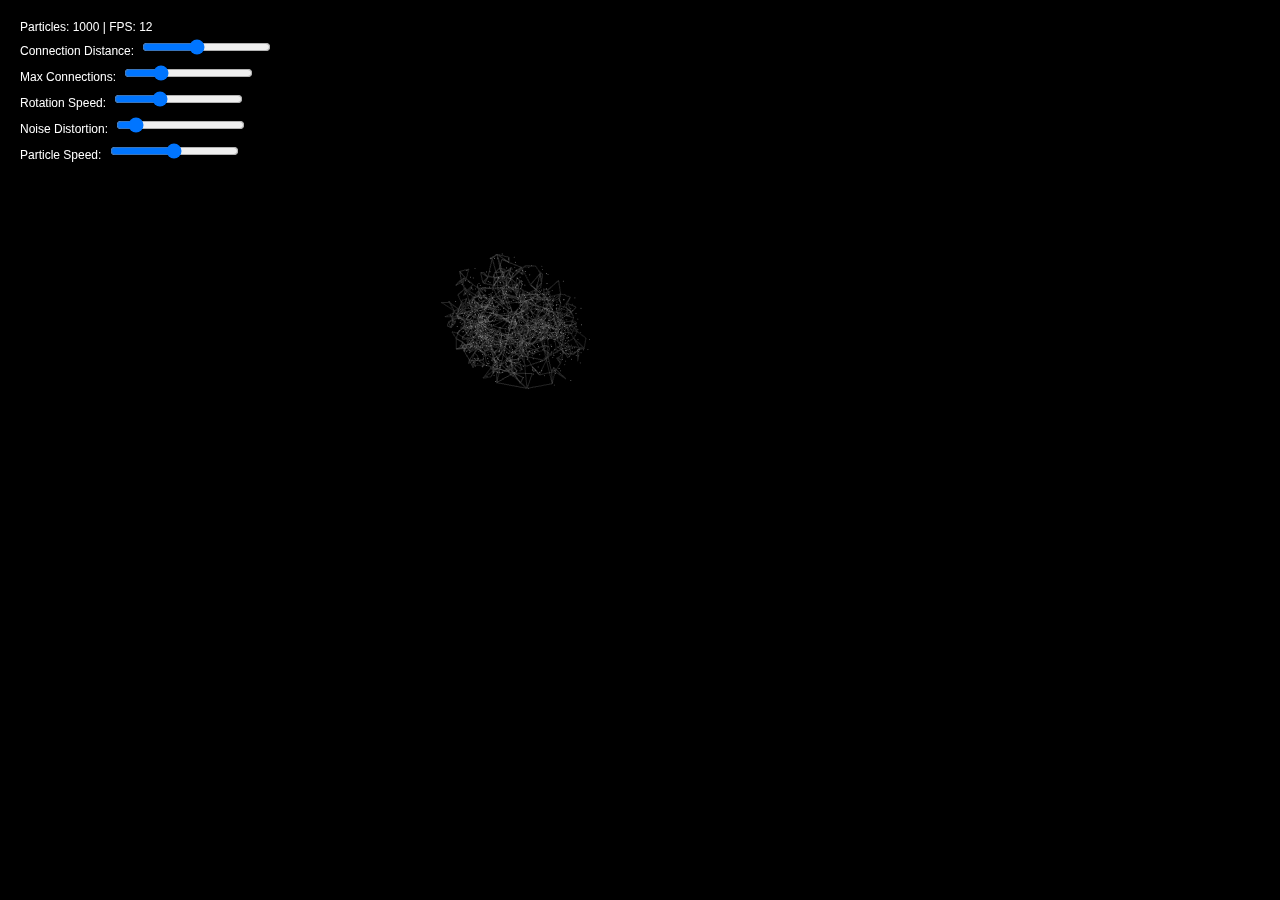
<file: Creative Coding/particle_grid_system.html>
<!DOCTYPE html>
<html lang="en">
<head>
    <meta charset="UTF-8">
    <meta name="viewport" content="width=device-width, initial-scale=1.0">
    <title>Particle Grid System</title>
    <style>
        body {
            margin: 0;
            padding: 0;
            background: #000;
            display: flex;
            justify-content: center;
            align-items: center;
            min-height: 100vh;
            font-family: Arial, sans-serif;
        }
        canvas {
            max-width: 95vw;
            max-height: 95vh;
        }
        .controls {
            position: absolute;
            top: 20px;
            left: 20px;
            color: white;
            font-size: 12px;
        }
        .controls input {
            margin: 5px;
        }
    </style>
</head>
<body>
    <div class="controls">
        <div>Particles: <span id="particleCount">1000</span> | FPS: <span id="fpsCounter">--</span></div>
        <div>Connection Distance: <input type="range" id="connectionDistance" min="0.3" max="1.5" step="0.1" value="0.8"></div>
        <div>Max Connections: <input type="range" id="maxConnections" min="1" max="5" value="2"></div>
        <div>Rotation Speed: <input type="range" id="rotationSpeed" min="0.05" max="0.8" step="0.05" value="0.3"></div>
        <div>Noise Distortion: <input type="range" id="noiseDistortion" min="0.0" max="0.01" step="0.001" value="0.001"></div>
        <div>Particle Speed: <input type="range" id="particleSpeed" min="0" max="2" step="0.1" value="1"></div>
    </div>
    <canvas id="canvas"></canvas>

    <script>
        // Simple 3D noise function
        function noise3D(x, y, z) {
            const X = Math.floor(x) & 255;
            const Y = Math.floor(y) & 255;
            const Z = Math.floor(z) & 255;
            x -= Math.floor(x);
            y -= Math.floor(y);
            z -= Math.floor(z);
            
            const fade = t => t * t * t * (t * (t * 6 - 15) + 10);
            const lerp = (t, a, b) => a + t * (b - a);
            
            // Simplified noise - just using sine waves for demonstration
            return 0.5 + 0.5 * Math.sin(x * 6.28 + y * 3.14 + z * 1.57 + Date.now() * 0.001);
        }

        // WebGL setup
        const canvas = document.getElementById('canvas');
        const gl = canvas.getContext('webgl2') || canvas.getContext('webgl');

        if (!gl) {
            alert('WebGL not supported');
        }

        // Shader sources
        const vertexShaderSource = `
            attribute vec3 position;
            attribute float age;
            attribute float life;
            
            uniform mat4 projection;
            uniform mat4 view;
            uniform float time;
            
            varying float vAge;
            varying float vLife;
            
            void main() {
                vAge = age;
                vLife = life;
                
                vec3 pos = position;
                
                // Add some movement
                pos.x += sin(time * 0.5 + position.z * 3.0) * 0.1;
                pos.z += cos(time * 0.3 + position.x * 2.0) * 0.1;
                
                gl_Position = projection * view * vec4(pos, 1.0);
                gl_PointSize = 2.0 * (1.0 - age / life);
            }
        `;

        const fragmentShaderSource = `
            precision mediump float;
            
            varying float vAge;
            varying float vLife;
            
            void main() {
                // Fade in over first 20% of life, then fade out over last 80%
                float fadeInTime = vLife * 0.2;
                float alpha;
                
                if (vAge < fadeInTime) {
                    // Fade in from transparent to fully visible
                    alpha = vAge / fadeInTime;
                } else {
                    // Fade out as normal
                    alpha = 1.0 - ((vAge - fadeInTime) / (vLife - fadeInTime));
                }
                
                // Make points circular
                vec2 coord = gl_PointCoord - vec2(0.5);
                float dist = length(coord);
                if (dist > 0.5) discard;
                
                alpha *= (1.0 - dist * 2.0);
                gl_FragColor = vec4(1.0, 1.0, 1.0, alpha);
            }
        `;

        const gridVertexShaderSource = `
            attribute vec3 position;
            attribute float alpha;
            uniform mat4 projection;
            uniform mat4 view;
            
            varying float vAlpha;
            
            void main() {
                vAlpha = alpha;
                gl_Position = projection * view * vec4(position, 1.0);
            }
        `;

        const gridFragmentShaderSource = `
            precision mediump float;
            
            varying float vAlpha;
            
            void main() {
                gl_FragColor = vec4(0.7, 0.7, 0.7, vAlpha * 0.6);
            }
        `;

        // Shader compilation
        function createShader(type, source) {
            const shader = gl.createShader(type);
            gl.shaderSource(shader, source);
            gl.compileShader(shader);
            
            if (!gl.getShaderParameter(shader, gl.COMPILE_STATUS)) {
                console.error('Shader error:', gl.getShaderInfoLog(shader));
                gl.deleteShader(shader);
                return null;
            }
            return shader;
        }

        function createProgram(vertexSource, fragmentSource) {
            const vertexShader = createShader(gl.VERTEX_SHADER, vertexSource);
            const fragmentShader = createShader(gl.FRAGMENT_SHADER, fragmentSource);
            
            const program = gl.createProgram();
            gl.attachShader(program, vertexShader);
            gl.attachShader(program, fragmentShader);
            gl.linkProgram(program);
            
            if (!gl.getProgramParameter(program, gl.LINK_STATUS)) {
                console.error('Program error:', gl.getProgramInfoLog(program));
                return null;
            }
            return program;
        }

        // Create programs
        const particleProgram = createProgram(vertexShaderSource, fragmentShaderSource);
        const gridProgram = createProgram(gridVertexShaderSource, gridFragmentShaderSource);

        // Particle system with cluster spawning
        const PARTICLE_COUNT = 1000;
        const particles = [];
        let currentClusterCenter = { x: 0, y: 0, z: 0 };
        let lastClusterSwitch = 0;
        const CLUSTER_SWITCH_INTERVAL = 6; // seconds

        function generateNewClusterCenter() {
            currentClusterCenter = {
                x: (Math.random() - 0.5) * 3,
                y: (Math.random() - 0.5) * 3,
                z: (Math.random() - 0.5) * 3
            };
        }

        function spawnParticleInCluster() {
            // Create a small random offset from cluster center
            const clusterRadius = 0.3;
            const angle1 = Math.random() * Math.PI * 2;
            const angle2 = Math.random() * Math.PI;
            const radius = Math.random() * clusterRadius;
            
            const x = currentClusterCenter.x + radius * Math.sin(angle2) * Math.cos(angle1);
            const y = currentClusterCenter.y + radius * Math.sin(angle2) * Math.sin(angle1);
            const z = currentClusterCenter.z + radius * Math.cos(angle2);
            
            // Initial outward velocity from cluster center
            const outwardForce = 0.01;
            const dx = x - currentClusterCenter.x;
            const dy = y - currentClusterCenter.y;
            const dz = z - currentClusterCenter.z;
            const dist = Math.sqrt(dx*dx + dy*dy + dz*dz) || 1;
            
            return {
                x: x,
                y: y,
                z: z,
                vx: (dx/dist) * outwardForce + (Math.random() - 0.5) * 0.005,
                vy: (dy/dist) * outwardForce + (Math.random() - 0.5) * 0.005,
                vz: (dz/dist) * outwardForce + (Math.random() - 0.5) * 0.005,
                age: 0,
                life: 4 + Math.random() * 4 // Longer life to see them travel
            };
        }

        // Initialize particles
        generateNewClusterCenter();
        for (let i = 0; i < PARTICLE_COUNT; i++) {
            particles.push(spawnParticleInCluster());
        }

        // Create particle buffers
        const particlePositions = new Float32Array(PARTICLE_COUNT * 3);
        const particleAges = new Float32Array(PARTICLE_COUNT);
        const particleLives = new Float32Array(PARTICLE_COUNT);

        const positionBuffer = gl.createBuffer();
        const ageBuffer = gl.createBuffer();
        const lifeBuffer = gl.createBuffer();

        // Connection system
        let maxConnectionDistance = 0.8;
        let maxConnections = 2;
        let rotationSpeed = 0.3;
        let noiseDistortion = 0.001;
        let particleSpeed = 1.0;
        let connectionVertices = [];
        let connectionBuffer;

        function generateConnections() {
            connectionVertices = [];
            
            // For each particle, find nearby particles and connect them
            for (let i = 0; i < PARTICLE_COUNT; i++) {
                const p1 = particles[i];
                let connections = 0;
                
                // Find nearest particles within distance
                const nearbyParticles = [];
                
                for (let j = i + 1; j < PARTICLE_COUNT; j++) {
                    const p2 = particles[j];
                    const dx = p1.x - p2.x;
                    const dy = p1.y - p2.y;
                    const dz = p1.z - p2.z;
                    const distance = Math.sqrt(dx*dx + dy*dy + dz*dz);
                    
                    if (distance < maxConnectionDistance) {
                        nearbyParticles.push({ particle: p2, distance: distance, index: j });
                    }
                }
                
                // Sort by distance and take closest ones
                nearbyParticles.sort((a, b) => a.distance - b.distance);
                
                // Connect to nearest particles (limited by maxConnections)
                for (let k = 0; k < Math.min(maxConnections, nearbyParticles.length); k++) {
                    const p2 = nearbyParticles[k].particle;
                    
                    // Calculate average transparency for the connection
                    const fadeInTime1 = p1.life * 0.2;
                    const fadeInTime2 = p2.life * 0.2;
                    
                    let alpha1, alpha2;
                    
                    // Calculate alpha for particle 1
                    if (p1.age < fadeInTime1) {
                        alpha1 = p1.age / fadeInTime1;
                    } else {
                        alpha1 = 1.0 - ((p1.age - fadeInTime1) / (p1.life - fadeInTime1));
                    }
                    
                    // Calculate alpha for particle 2
                    if (p2.age < fadeInTime2) {
                        alpha2 = p2.age / fadeInTime2;
                    } else {
                        alpha2 = 1.0 - ((p2.age - fadeInTime2) / (p2.life - fadeInTime2));
                    }
                    
                    const avgAlpha = (alpha1 + alpha2) / 2.0;
                    
                    // Add line vertices with alpha values
                    connectionVertices.push(p1.x, p1.y, p1.z, avgAlpha);
                    connectionVertices.push(p2.x, p2.y, p2.z, avgAlpha);
                    connections++;
                }
            }
            
            // Update buffer
            if (connectionBuffer) gl.deleteBuffer(connectionBuffer);
            connectionBuffer = gl.createBuffer();
            gl.bindBuffer(gl.ARRAY_BUFFER, connectionBuffer);
            gl.bufferData(gl.ARRAY_BUFFER, new Float32Array(connectionVertices), gl.DYNAMIC_DRAW);
        }

        // Matrix functions
        function perspective(fov, aspect, near, far) {
            const f = 1.0 / Math.tan(fov / 2);
            return new Float32Array([
                f / aspect, 0, 0, 0,
                0, f, 0, 0,
                0, 0, (far + near) / (near - far), -1,
                0, 0, (2 * far * near) / (near - far), 0
            ]);
        }

        function lookAt(eye, center, up) {
            const z = normalize(subtract(eye, center));
            const x = normalize(cross(up, z));
            const y = cross(z, x);
            
            return new Float32Array([
                x[0], y[0], z[0], 0,
                x[1], y[1], z[1], 0,
                x[2], y[2], z[2], 0,
                -dot(x, eye), -dot(y, eye), -dot(z, eye), 1
            ]);
        }

        function normalize(v) {
            const len = Math.sqrt(v[0]*v[0] + v[1]*v[1] + v[2]*v[2]);
            return [v[0]/len, v[1]/len, v[2]/len];
        }

        function subtract(a, b) {
            return [a[0]-b[0], a[1]-b[1], a[2]-b[2]];
        }

        function cross(a, b) {
            return [
                a[1]*b[2] - a[2]*b[1],
                a[2]*b[0] - a[0]*b[2],
                a[0]*b[1] - a[1]*b[0]
            ];
        }

        function dot(a, b) {
            return a[0]*b[0] + a[1]*b[1] + a[2]*b[2];
        }

        // Controls
        document.getElementById('connectionDistance').addEventListener('input', (e) => {
            maxConnectionDistance = parseFloat(e.target.value);
        });

        document.getElementById('maxConnections').addEventListener('input', (e) => {
            maxConnections = parseInt(e.target.value);
        });

        document.getElementById('rotationSpeed').addEventListener('input', (e) => {
            rotationSpeed = parseFloat(e.target.value);
        });

        document.getElementById('noiseDistortion').addEventListener('input', (e) => {
            noiseDistortion = parseFloat(e.target.value);
        });

        document.getElementById('particleSpeed').addEventListener('input', (e) => {
            particleSpeed = parseFloat(e.target.value);
        });

        // Resize canvas
        function resizeCanvas() {
            const size = Math.min(window.innerWidth, window.innerHeight) * 0.9;
            canvas.width = size;
            canvas.height = size;
            gl.viewport(0, 0, size, size);
        }

        resizeCanvas();
        window.addEventListener('resize', resizeCanvas);

        // Render loop with FPS counter
        let time = 0;
        let frameCount = 0;
        let lastFpsUpdate = 0;

        function render() {
            const now = performance.now();
            time += 0.016; // ~60fps
            frameCount++;
            
            // Update FPS counter every second
            if (now - lastFpsUpdate > 1000) {
                const fps = Math.round(frameCount * 1000 / (now - lastFpsUpdate));
                document.getElementById('fpsCounter').textContent = fps;
                frameCount = 0;
                lastFpsUpdate = now;
            }
            
            // Check if we need to switch cluster center
            if (time - lastClusterSwitch > CLUSTER_SWITCH_INTERVAL) {
                generateNewClusterCenter();
                lastClusterSwitch = time;
            }
            
            // Update particles
            for (let i = 0; i < PARTICLE_COUNT; i++) {
                const p = particles[i];
                
                // Apply noise-based forces for organic movement
                const noiseX = noise3D(p.x * 2, time * 0.5, p.z * 2) - 0.5;
                const noiseY = noise3D(p.x * 2 + 100, time * 0.5, p.z * 2) - 0.5;
                const noiseZ = noise3D(p.x * 2 + 200, time * 0.5, p.z * 2) - 0.5;
                
                p.vx += noiseX * noiseDistortion;
                p.vy += noiseY * noiseDistortion;
                p.vz += noiseZ * noiseDistortion;
                
                // Apply velocity with speed multiplier
                p.x += p.vx * particleSpeed;
                p.y += p.vy * particleSpeed;
                p.z += p.vz * particleSpeed;
                
                // Age particle
                p.age += 0.016;
                
                // Respawn if dead - spawn in current cluster
                if (p.age >= p.life) {
                    const newParticle = spawnParticleInCluster();
                    p.x = newParticle.x;
                    p.y = newParticle.y;
                    p.z = newParticle.z;
                    p.vx = newParticle.vx;
                    p.vy = newParticle.vy;
                    p.vz = newParticle.vz;
                    p.age = 0;
                    p.life = newParticle.life;
                }
                
                // Update arrays
                particlePositions[i * 3] = p.x;
                particlePositions[i * 3 + 1] = p.y;
                particlePositions[i * 3 + 2] = p.z;
                particleAges[i] = p.age;
                particleLives[i] = p.life;
            }
            
            // Generate connections between nearby particles (every frame)
            generateConnections();
            
            // Clear
            gl.clearColor(0, 0, 0, 1);
            gl.clear(gl.COLOR_BUFFER_BIT | gl.DEPTH_BUFFER_BIT);
            gl.enable(gl.DEPTH_TEST);
            gl.enable(gl.BLEND);
            gl.blendFunc(gl.SRC_ALPHA, gl.ONE_MINUS_SRC_ALPHA);
            
            // Setup matrices
            const rotation = time * rotationSpeed; // Variable rotation speed
            const eye = [
                Math.cos(rotation) * 8,
                2,
                Math.sin(rotation) * 8
            ];
            const projection = perspective(Math.PI / 4, 1, 0.1, 100);
            const view = lookAt(eye, [0, 0, 0], [0, 1, 0]);
            
            // Render particles
            gl.useProgram(particleProgram);
            
            // Upload particle data
            gl.bindBuffer(gl.ARRAY_BUFFER, positionBuffer);
            gl.bufferData(gl.ARRAY_BUFFER, particlePositions, gl.DYNAMIC_DRAW);
            const positionLoc = gl.getAttribLocation(particleProgram, 'position');
            gl.enableVertexAttribArray(positionLoc);
            gl.vertexAttribPointer(positionLoc, 3, gl.FLOAT, false, 0, 0);
            
            gl.bindBuffer(gl.ARRAY_BUFFER, ageBuffer);
            gl.bufferData(gl.ARRAY_BUFFER, particleAges, gl.DYNAMIC_DRAW);
            const ageLoc = gl.getAttribLocation(particleProgram, 'age');
            gl.enableVertexAttribArray(ageLoc);
            gl.vertexAttribPointer(ageLoc, 1, gl.FLOAT, false, 0, 0);
            
            gl.bindBuffer(gl.ARRAY_BUFFER, lifeBuffer);
            gl.bufferData(gl.ARRAY_BUFFER, particleLives, gl.DYNAMIC_DRAW);
            const lifeLoc = gl.getAttribLocation(particleProgram, 'life');
            gl.enableVertexAttribArray(lifeLoc);
            gl.vertexAttribPointer(lifeLoc, 1, gl.FLOAT, false, 0, 0);
            
            // Set uniforms
            gl.uniformMatrix4fv(gl.getUniformLocation(particleProgram, 'projection'), false, projection);
            gl.uniformMatrix4fv(gl.getUniformLocation(particleProgram, 'view'), false, view);
            gl.uniform1f(gl.getUniformLocation(particleProgram, 'time'), time);
            
            gl.drawArrays(gl.POINTS, 0, PARTICLE_COUNT);
            
            // Render connections between particles
            if (connectionVertices.length > 0) {
                gl.useProgram(gridProgram);
                
                gl.bindBuffer(gl.ARRAY_BUFFER, connectionBuffer);
                const gridPositionLoc = gl.getAttribLocation(gridProgram, 'position');
                const gridAlphaLoc = gl.getAttribLocation(gridProgram, 'alpha');
                
                gl.enableVertexAttribArray(gridPositionLoc);
                gl.vertexAttribPointer(gridPositionLoc, 3, gl.FLOAT, false, 16, 0); // stride 16 bytes (3 pos + 1 alpha)
                
                gl.enableVertexAttribArray(gridAlphaLoc);
                gl.vertexAttribPointer(gridAlphaLoc, 1, gl.FLOAT, false, 16, 12); // offset 12 bytes
                
                gl.uniformMatrix4fv(gl.getUniformLocation(gridProgram, 'projection'), false, projection);
                gl.uniformMatrix4fv(gl.getUniformLocation(gridProgram, 'view'), false, view);
                
                gl.drawArrays(gl.LINES, 0, connectionVertices.length / 4); // 4 values per vertex now
            }
            
            requestAnimationFrame(render);
        }

        render();
    </script>
</body>
</html>
</file>
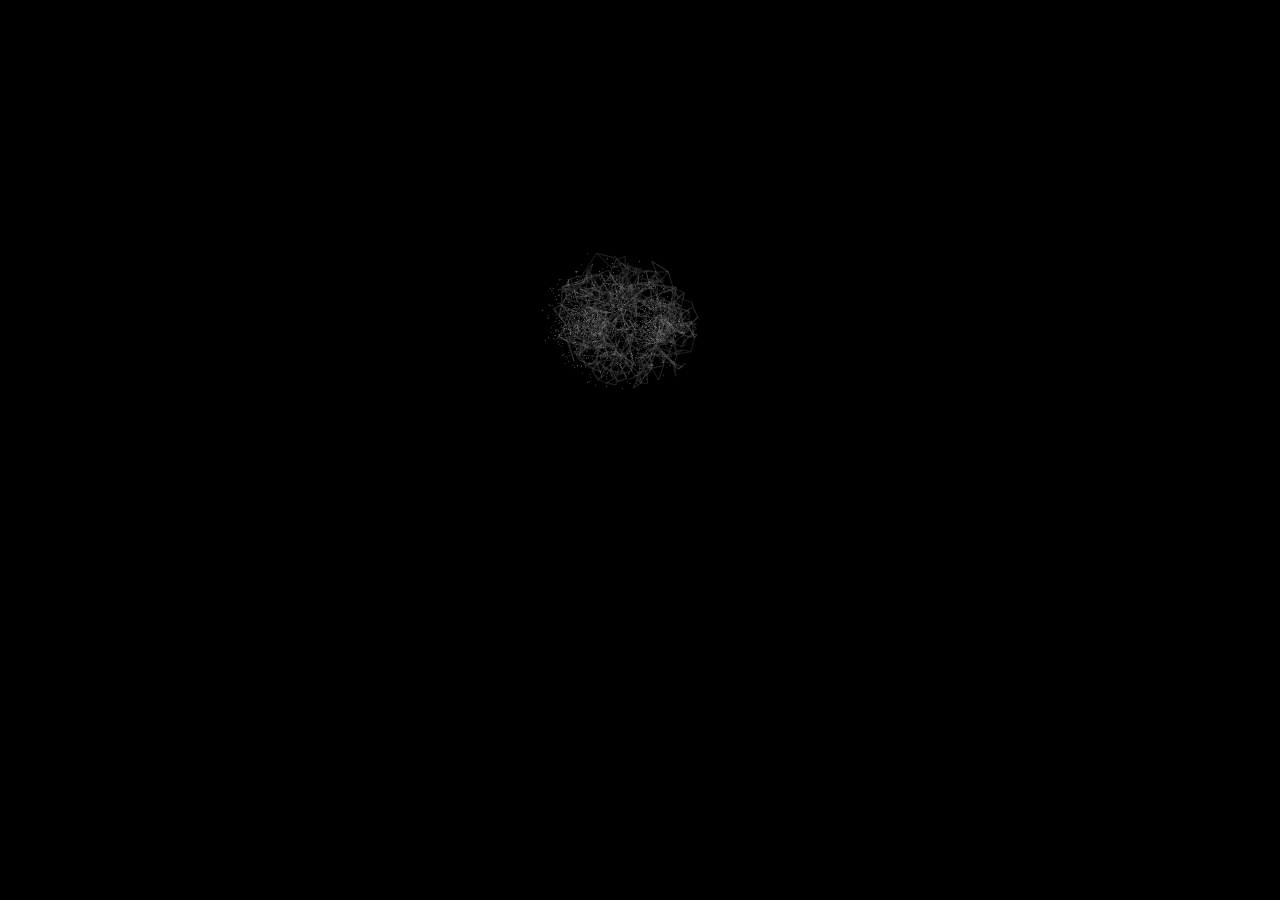
<file: Creative Coding/particle_grid_system_embed.html>
<!DOCTYPE html>
<html lang="en">
<head>
    <meta charset="UTF-8">
    <meta name="viewport" content="width=device-width, initial-scale=1.0">
    <title>Particle Grid System</title>
    <style>
        body {
            margin: 0;
            padding: 0;
            background: #000;
            display: flex;
            justify-content: center;
            align-items: center;
            min-height: 100vh;
            font-family: Arial, sans-serif;
        }
        canvas {
            max-width: 95vw;
            max-height: 95vh;
        }
        .controls-hidden {
            position: absolute;
            left: -9999px;
            opacity: 0;
            pointer-events: none;
        }
    </style>
</head>
<body>
    <div class="controls-hidden" id="controlsPlaceholder">
        <span id="particleCount">1000</span>
        <span id="fpsCounter">--</span>
        <input type="range" id="connectionDistance" min="0.3" max="1.5" step="0.1" value="0.8">
        <input type="range" id="maxConnections" min="1" max="5" value="2">
        <input type="range" id="rotationSpeed" min="0.05" max="0.8" step="0.05" value="0.3">
        <input type="range" id="noiseDistortion" min="0.0" max="0.01" step="0.001" value="0.001">
        <input type="range" id="particleSpeed" min="0" max="2" step="0.1" value="1">
    </div>
    <canvas id="canvas"></canvas>

    <script>
        // Simple 3D noise function
        function noise3D(x, y, z) {
            const X = Math.floor(x) & 255;
            const Y = Math.floor(y) & 255;
            const Z = Math.floor(z) & 255;
            x -= Math.floor(x);
            y -= Math.floor(y);
            z -= Math.floor(z);
            
            const fade = t => t * t * t * (t * (t * 6 - 15) + 10);
            const lerp = (t, a, b) => a + t * (b - a);
            
            // Simplified noise - just using sine waves for demonstration
            return 0.5 + 0.5 * Math.sin(x * 6.28 + y * 3.14 + z * 1.57 + Date.now() * 0.001);
        }

        // WebGL setup
        const canvas = document.getElementById('canvas');
        const gl = canvas.getContext('webgl2') || canvas.getContext('webgl');

        if (!gl) {
            alert('WebGL not supported');
        }

        // Shader sources
        const vertexShaderSource = `
            attribute vec3 position;
            attribute float age;
            attribute float life;
            
            uniform mat4 projection;
            uniform mat4 view;
            uniform float time;
            
            varying float vAge;
            varying float vLife;
            
            void main() {
                vAge = age;
                vLife = life;
                
                vec3 pos = position;
                
                // Add some movement
                pos.x += sin(time * 0.5 + position.z * 3.0) * 0.1;
                pos.z += cos(time * 0.3 + position.x * 2.0) * 0.1;
                
                gl_Position = projection * view * vec4(pos, 1.0);
                gl_PointSize = 2.0 * (1.0 - age / life);
            }
        `;

        const fragmentShaderSource = `
            precision mediump float;
            
            varying float vAge;
            varying float vLife;
            
            void main() {
                // Fade in over first 20% of life, then fade out over last 80%
                float fadeInTime = vLife * 0.2;
                float alpha;
                
                if (vAge < fadeInTime) {
                    // Fade in from transparent to fully visible
                    alpha = vAge / fadeInTime;
                } else {
                    // Fade out as normal
                    alpha = 1.0 - ((vAge - fadeInTime) / (vLife - fadeInTime));
                }
                
                // Make points circular
                vec2 coord = gl_PointCoord - vec2(0.5);
                float dist = length(coord);
                if (dist > 0.5) discard;
                
                alpha *= (1.0 - dist * 2.0);
                gl_FragColor = vec4(1.0, 1.0, 1.0, alpha);
            }
        `;

        const gridVertexShaderSource = `
            attribute vec3 position;
            attribute float alpha;
            uniform mat4 projection;
            uniform mat4 view;
            
            varying float vAlpha;
            
            void main() {
                vAlpha = alpha;
                gl_Position = projection * view * vec4(position, 1.0);
            }
        `;

        const gridFragmentShaderSource = `
            precision mediump float;
            
            varying float vAlpha;
            
            void main() {
                gl_FragColor = vec4(0.7, 0.7, 0.7, vAlpha * 0.6);
            }
        `;

        // Shader compilation
        function createShader(type, source) {
            const shader = gl.createShader(type);
            gl.shaderSource(shader, source);
            gl.compileShader(shader);
            
            if (!gl.getShaderParameter(shader, gl.COMPILE_STATUS)) {
                console.error('Shader error:', gl.getShaderInfoLog(shader));
                gl.deleteShader(shader);
                return null;
            }
            return shader;
        }

        function createProgram(vertexSource, fragmentSource) {
            const vertexShader = createShader(gl.VERTEX_SHADER, vertexSource);
            const fragmentShader = createShader(gl.FRAGMENT_SHADER, fragmentSource);
            
            const program = gl.createProgram();
            gl.attachShader(program, vertexShader);
            gl.attachShader(program, fragmentShader);
            gl.linkProgram(program);
            
            if (!gl.getProgramParameter(program, gl.LINK_STATUS)) {
                console.error('Program error:', gl.getProgramInfoLog(program));
                return null;
            }
            return program;
        }

        // Create programs
        const particleProgram = createProgram(vertexShaderSource, fragmentShaderSource);
        const gridProgram = createProgram(gridVertexShaderSource, gridFragmentShaderSource);

        // Particle system with cluster spawning
        const PARTICLE_COUNT = 1000;
        const particles = [];
        let currentClusterCenter = { x: 0, y: 0, z: 0 };
        let lastClusterSwitch = 0;
        const CLUSTER_SWITCH_INTERVAL = 6; // seconds

        function generateNewClusterCenter() {
            currentClusterCenter = {
                x: (Math.random() - 0.5) * 3,
                y: (Math.random() - 0.5) * 3,
                z: (Math.random() - 0.5) * 3
            };
        }

        function spawnParticleInCluster() {
            // Create a small random offset from cluster center
            const clusterRadius = 0.3;
            const angle1 = Math.random() * Math.PI * 2;
            const angle2 = Math.random() * Math.PI;
            const radius = Math.random() * clusterRadius;
            
            const x = currentClusterCenter.x + radius * Math.sin(angle2) * Math.cos(angle1);
            const y = currentClusterCenter.y + radius * Math.sin(angle2) * Math.sin(angle1);
            const z = currentClusterCenter.z + radius * Math.cos(angle2);
            
            // Initial outward velocity from cluster center
            const outwardForce = 0.01;
            const dx = x - currentClusterCenter.x;
            const dy = y - currentClusterCenter.y;
            const dz = z - currentClusterCenter.z;
            const dist = Math.sqrt(dx*dx + dy*dy + dz*dz) || 1;
            
            return {
                x: x,
                y: y,
                z: z,
                vx: (dx/dist) * outwardForce + (Math.random() - 0.5) * 0.005,
                vy: (dy/dist) * outwardForce + (Math.random() - 0.5) * 0.005,
                vz: (dz/dist) * outwardForce + (Math.random() - 0.5) * 0.005,
                age: 0,
                life: 4 + Math.random() * 4 // Longer life to see them travel
            };
        }

        // Initialize particles
        generateNewClusterCenter();
        for (let i = 0; i < PARTICLE_COUNT; i++) {
            particles.push(spawnParticleInCluster());
        }

        // Create particle buffers
        const particlePositions = new Float32Array(PARTICLE_COUNT * 3);
        const particleAges = new Float32Array(PARTICLE_COUNT);
        const particleLives = new Float32Array(PARTICLE_COUNT);

        const positionBuffer = gl.createBuffer();
        const ageBuffer = gl.createBuffer();
        const lifeBuffer = gl.createBuffer();

        // Connection system
        let maxConnectionDistance = 0.8;
        let maxConnections = 2;
        let rotationSpeed = 0.3;
        let noiseDistortion = 0.001;
        let particleSpeed = 1.0;
        let connectionVertices = [];
        let connectionBuffer;

        function generateConnections() {
            connectionVertices = [];
            
            // For each particle, find nearby particles and connect them
            for (let i = 0; i < PARTICLE_COUNT; i++) {
                const p1 = particles[i];
                let connections = 0;
                
                // Find nearest particles within distance
                const nearbyParticles = [];
                
                for (let j = i + 1; j < PARTICLE_COUNT; j++) {
                    const p2 = particles[j];
                    const dx = p1.x - p2.x;
                    const dy = p1.y - p2.y;
                    const dz = p1.z - p2.z;
                    const distance = Math.sqrt(dx*dx + dy*dy + dz*dz);
                    
                    if (distance < maxConnectionDistance) {
                        nearbyParticles.push({ particle: p2, distance: distance, index: j });
                    }
                }
                
                // Sort by distance and take closest ones
                nearbyParticles.sort((a, b) => a.distance - b.distance);
                
                // Connect to nearest particles (limited by maxConnections)
                for (let k = 0; k < Math.min(maxConnections, nearbyParticles.length); k++) {
                    const p2 = nearbyParticles[k].particle;
                    
                    // Calculate average transparency for the connection
                    const fadeInTime1 = p1.life * 0.2;
                    const fadeInTime2 = p2.life * 0.2;
                    
                    let alpha1, alpha2;
                    
                    // Calculate alpha for particle 1
                    if (p1.age < fadeInTime1) {
                        alpha1 = p1.age / fadeInTime1;
                    } else {
                        alpha1 = 1.0 - ((p1.age - fadeInTime1) / (p1.life - fadeInTime1));
                    }
                    
                    // Calculate alpha for particle 2
                    if (p2.age < fadeInTime2) {
                        alpha2 = p2.age / fadeInTime2;
                    } else {
                        alpha2 = 1.0 - ((p2.age - fadeInTime2) / (p2.life - fadeInTime2));
                    }
                    
                    const avgAlpha = (alpha1 + alpha2) / 2.0;
                    
                    // Add line vertices with alpha values
                    connectionVertices.push(p1.x, p1.y, p1.z, avgAlpha);
                    connectionVertices.push(p2.x, p2.y, p2.z, avgAlpha);
                    connections++;
                }
            }
            
            // Update buffer
            if (connectionBuffer) gl.deleteBuffer(connectionBuffer);
            connectionBuffer = gl.createBuffer();
            gl.bindBuffer(gl.ARRAY_BUFFER, connectionBuffer);
            gl.bufferData(gl.ARRAY_BUFFER, new Float32Array(connectionVertices), gl.DYNAMIC_DRAW);
        }

        // Matrix functions
        function perspective(fov, aspect, near, far) {
            const f = 1.0 / Math.tan(fov / 2);
            return new Float32Array([
                f / aspect, 0, 0, 0,
                0, f, 0, 0,
                0, 0, (far + near) / (near - far), -1,
                0, 0, (2 * far * near) / (near - far), 0
            ]);
        }

        function lookAt(eye, center, up) {
            const z = normalize(subtract(eye, center));
            const x = normalize(cross(up, z));
            const y = cross(z, x);
            
            return new Float32Array([
                x[0], y[0], z[0], 0,
                x[1], y[1], z[1], 0,
                x[2], y[2], z[2], 0,
                -dot(x, eye), -dot(y, eye), -dot(z, eye), 1
            ]);
        }

        function normalize(v) {
            const len = Math.sqrt(v[0]*v[0] + v[1]*v[1] + v[2]*v[2]);
            return [v[0]/len, v[1]/len, v[2]/len];
        }

        function subtract(a, b) {
            return [a[0]-b[0], a[1]-b[1], a[2]-b[2]];
        }

        function cross(a, b) {
            return [
                a[1]*b[2] - a[2]*b[1],
                a[2]*b[0] - a[0]*b[2],
                a[0]*b[1] - a[1]*b[0]
            ];
        }

        function dot(a, b) {
            return a[0]*b[0] + a[1]*b[1] + a[2]*b[2];
        }

        // Controls
        document.getElementById('connectionDistance').addEventListener('input', (e) => {
            maxConnectionDistance = parseFloat(e.target.value);
        });

        document.getElementById('maxConnections').addEventListener('input', (e) => {
            maxConnections = parseInt(e.target.value);
        });

        document.getElementById('rotationSpeed').addEventListener('input', (e) => {
            rotationSpeed = parseFloat(e.target.value);
        });

        document.getElementById('noiseDistortion').addEventListener('input', (e) => {
            noiseDistortion = parseFloat(e.target.value);
        });

        document.getElementById('particleSpeed').addEventListener('input', (e) => {
            particleSpeed = parseFloat(e.target.value);
        });

        // Resize canvas
        function resizeCanvas() {
            const size = Math.min(window.innerWidth, window.innerHeight) * 0.9;
            canvas.width = size;
            canvas.height = size;
            gl.viewport(0, 0, size, size);
        }

        resizeCanvas();
        window.addEventListener('resize', resizeCanvas);

        // Render loop with FPS counter
        let time = 0;
        let frameCount = 0;
        let lastFpsUpdate = 0;

        function render() {
            const now = performance.now();
            time += 0.016; // ~60fps
            frameCount++;
            
            // Update FPS counter every second
            if (now - lastFpsUpdate > 1000) {
                const fps = Math.round(frameCount * 1000 / (now - lastFpsUpdate));
                document.getElementById('fpsCounter').textContent = fps;
                frameCount = 0;
                lastFpsUpdate = now;
            }
            
            // Check if we need to switch cluster center
            if (time - lastClusterSwitch > CLUSTER_SWITCH_INTERVAL) {
                generateNewClusterCenter();
                lastClusterSwitch = time;
            }
            
            // Update particles
            for (let i = 0; i < PARTICLE_COUNT; i++) {
                const p = particles[i];
                
                // Apply noise-based forces for organic movement
                const noiseX = noise3D(p.x * 2, time * 0.5, p.z * 2) - 0.5;
                const noiseY = noise3D(p.x * 2 + 100, time * 0.5, p.z * 2) - 0.5;
                const noiseZ = noise3D(p.x * 2 + 200, time * 0.5, p.z * 2) - 0.5;
                
                p.vx += noiseX * noiseDistortion;
                p.vy += noiseY * noiseDistortion;
                p.vz += noiseZ * noiseDistortion;
                
                // Apply velocity with speed multiplier
                p.x += p.vx * particleSpeed;
                p.y += p.vy * particleSpeed;
                p.z += p.vz * particleSpeed;
                
                // Age particle
                p.age += 0.016;
                
                // Respawn if dead - spawn in current cluster
                if (p.age >= p.life) {
                    const newParticle = spawnParticleInCluster();
                    p.x = newParticle.x;
                    p.y = newParticle.y;
                    p.z = newParticle.z;
                    p.vx = newParticle.vx;
                    p.vy = newParticle.vy;
                    p.vz = newParticle.vz;
                    p.age = 0;
                    p.life = newParticle.life;
                }
                
                // Update arrays
                particlePositions[i * 3] = p.x;
                particlePositions[i * 3 + 1] = p.y;
                particlePositions[i * 3 + 2] = p.z;
                particleAges[i] = p.age;
                particleLives[i] = p.life;
            }
            
            // Generate connections between nearby particles (every frame)
            generateConnections();
            
            // Clear
            gl.clearColor(0, 0, 0, 1);
            gl.clear(gl.COLOR_BUFFER_BIT | gl.DEPTH_BUFFER_BIT);
            gl.enable(gl.DEPTH_TEST);
            gl.enable(gl.BLEND);
            gl.blendFunc(gl.SRC_ALPHA, gl.ONE_MINUS_SRC_ALPHA);
            
            // Setup matrices
            const rotation = time * rotationSpeed; // Variable rotation speed
            const eye = [
                Math.cos(rotation) * 8,
                2,
                Math.sin(rotation) * 8
            ];
            const projection = perspective(Math.PI / 4, 1, 0.1, 100);
            const view = lookAt(eye, [0, 0, 0], [0, 1, 0]);
            
            // Render particles
            gl.useProgram(particleProgram);
            
            // Upload particle data
            gl.bindBuffer(gl.ARRAY_BUFFER, positionBuffer);
            gl.bufferData(gl.ARRAY_BUFFER, particlePositions, gl.DYNAMIC_DRAW);
            const positionLoc = gl.getAttribLocation(particleProgram, 'position');
            gl.enableVertexAttribArray(positionLoc);
            gl.vertexAttribPointer(positionLoc, 3, gl.FLOAT, false, 0, 0);
            
            gl.bindBuffer(gl.ARRAY_BUFFER, ageBuffer);
            gl.bufferData(gl.ARRAY_BUFFER, particleAges, gl.DYNAMIC_DRAW);
            const ageLoc = gl.getAttribLocation(particleProgram, 'age');
            gl.enableVertexAttribArray(ageLoc);
            gl.vertexAttribPointer(ageLoc, 1, gl.FLOAT, false, 0, 0);
            
            gl.bindBuffer(gl.ARRAY_BUFFER, lifeBuffer);
            gl.bufferData(gl.ARRAY_BUFFER, particleLives, gl.DYNAMIC_DRAW);
            const lifeLoc = gl.getAttribLocation(particleProgram, 'life');
            gl.enableVertexAttribArray(lifeLoc);
            gl.vertexAttribPointer(lifeLoc, 1, gl.FLOAT, false, 0, 0);
            
            // Set uniforms
            gl.uniformMatrix4fv(gl.getUniformLocation(particleProgram, 'projection'), false, projection);
            gl.uniformMatrix4fv(gl.getUniformLocation(particleProgram, 'view'), false, view);
            gl.uniform1f(gl.getUniformLocation(particleProgram, 'time'), time);
            
            gl.drawArrays(gl.POINTS, 0, PARTICLE_COUNT);
            
            // Render connections between particles
            if (connectionVertices.length > 0) {
                gl.useProgram(gridProgram);
                
                gl.bindBuffer(gl.ARRAY_BUFFER, connectionBuffer);
                const gridPositionLoc = gl.getAttribLocation(gridProgram, 'position');
                const gridAlphaLoc = gl.getAttribLocation(gridProgram, 'alpha');
                
                gl.enableVertexAttribArray(gridPositionLoc);
                gl.vertexAttribPointer(gridPositionLoc, 3, gl.FLOAT, false, 16, 0); // stride 16 bytes (3 pos + 1 alpha)
                
                gl.enableVertexAttribArray(gridAlphaLoc);
                gl.vertexAttribPointer(gridAlphaLoc, 1, gl.FLOAT, false, 16, 12); // offset 12 bytes
                
                gl.uniformMatrix4fv(gl.getUniformLocation(gridProgram, 'projection'), false, projection);
                gl.uniformMatrix4fv(gl.getUniformLocation(gridProgram, 'view'), false, view);
                
                gl.drawArrays(gl.LINES, 0, connectionVertices.length / 4); // 4 values per vertex now
            }
            
            requestAnimationFrame(render);
        }

        render();
    </script>
</body>
</html>
</file>
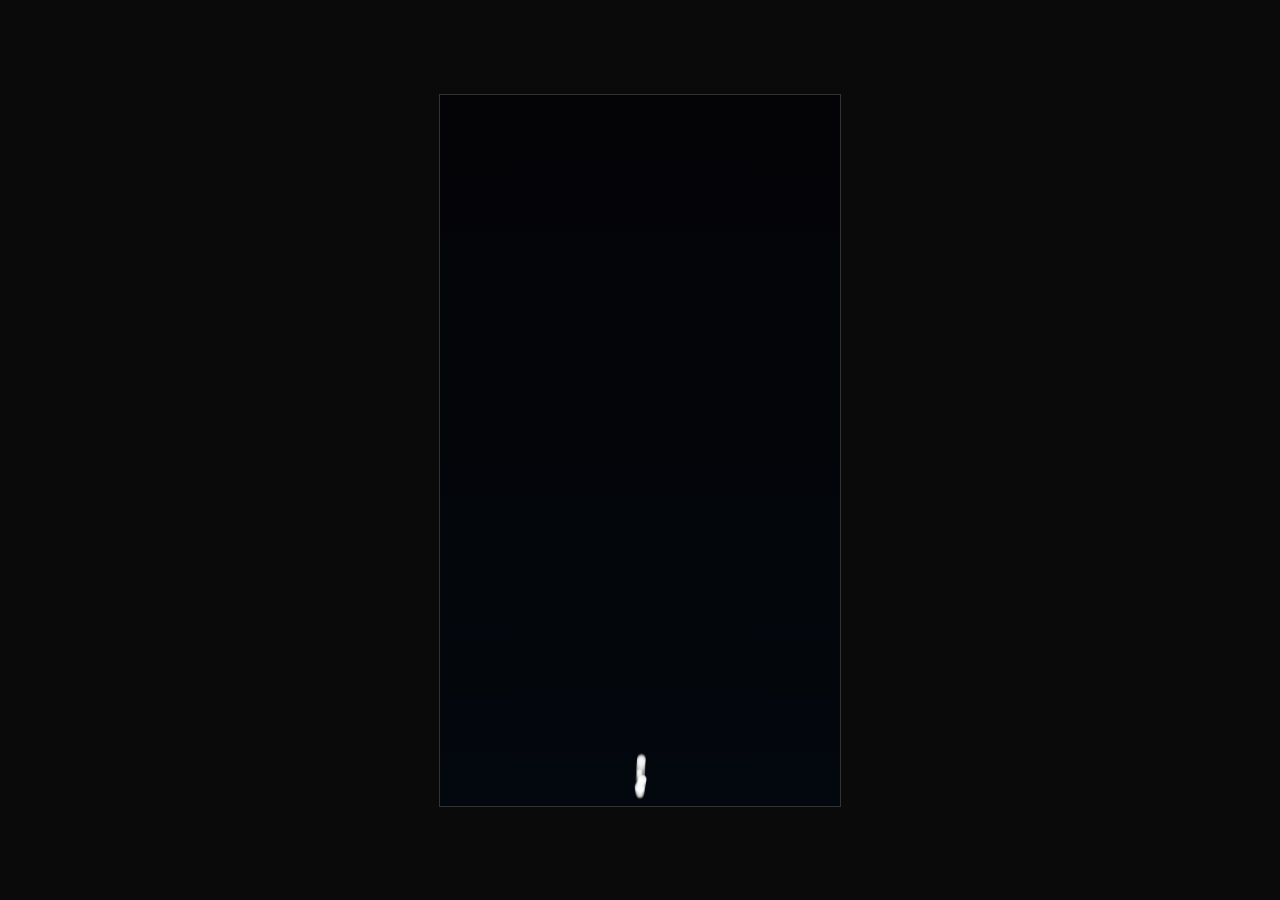
<file: Creative Coding/particle_system_916.html>
<!DOCTYPE html>
<html lang="en">
<head>
    <meta charset="UTF-8">
    <meta name="viewport" content="width=device-width, initial-scale=1.0">
    <title>Particle System</title>
    <style>
        body {
            margin: 0;
            padding: 0;
            display: flex;
            justify-content: center;
            align-items: center;
            min-height: 100vh;
            background: #0a0a0a;
            font-family: Arial, sans-serif;
        }
        
        canvas {
            border: 1px solid #333;
            background: linear-gradient(180deg, #1a1a2e 0%, #16213e 50%, #0f3460 100%);
        }
    </style>
</head>
<body>
    <canvas id="particleCanvas"></canvas>

    <script>
        const canvas = document.getElementById('particleCanvas');
        const ctx = canvas.getContext('2d');
        
        // Set 9:16 aspect ratio
        const width = 400;
        const height = Math.floor(width * 16 / 9); // 711px for 9:16 ratio
        
        canvas.width = width;
        canvas.height = height;
        
        // Particle system variables
        const particles = [];
        const maxParticles = 5000;
        let lastTime = 0;
        let burstCount = 0;
        
        // Global variables for chain reaction tracking
        let chainReactionCount = 0;
        let maxChainReactions = 5;
        let canStartNewChain = true;
        
        // Helper functions defined first
        function findClosestParticle(targetParticle) {
            let closest = null;
            let minDistance = Infinity;
            
            for (let particle of particles) {
                if (particle === targetParticle || particle.hasSplit || particle.isFromSplit) continue;
                if (particle.life > 0.5) continue; // Only particles at half life or less
                
                const dx = particle.x - targetParticle.x;
                const dy = particle.y - targetParticle.y;
                const distance = Math.sqrt(dx * dx + dy * dy);
                
                if (distance < minDistance && distance < 50) { // Within 50 pixels
                    minDistance = distance;
                    closest = particle;
                }
            }
            
            return closest;
        }
        
        function triggerChainReaction(particle) {
            if (chainReactionCount >= maxChainReactions) {
                return;
            }
            
            if (particle.shouldChainSplit()) {
                const splitParticles = particle.chainSplit();
                particles.push(...splitParticles);
                chainReactionCount++;
                
                // Find next closest particle for chain reaction
                if (chainReactionCount < maxChainReactions) {
                    const nextClosest = findClosestParticle(particle);
                    if (nextClosest) {
                        setTimeout(() => triggerChainReaction(nextClosest), 50); // Small delay for visual effect
                    }
                }
            }
        }
        
        // Particle class
        class Particle {
            constructor(x, y, isFromSplit = false) {
                this.x = x;
                this.y = y;
                this.vx = (Math.random() - 0.5) * 0.1; // Reduced horizontal velocity
                this.vy = -Math.random() * 0.8 - 0.2; // Upward velocity
                this.size = Math.random() * 4 + 2; // Increased size for visibility
                this.alpha = 0.6; // Increased transparency
                this.life = 1;
                this.decay = Math.random() * 0.002 + 0.0005; // Slower decay for longer life (about 1 second longer)
                this.hasSplit = false;
                this.isFromSplit = isFromSplit;
                this.trail = []; // Array to store trail positions
                this.maxTrailLength = 20; // Longer trails for better visibility
                this.canSplitAgain = false; // New property for second split
                
                // Color based on whether it's a split particle
                if (isFromSplit) {
                    this.color = [255, 80, 80]; // Brighter red for split particles
                    this.canSplitAgain = true; // Red particles can split again
                } else {
                    this.color = [255, 255, 255]; // White for normal particles
                }
            }
            
            update() {
                // Store current position in trail
                this.trail.push({ x: this.x, y: this.y, alpha: this.alpha });
                
                // Limit trail length
                if (this.trail.length > this.maxTrailLength) {
                    this.trail.shift();
                }
                
                // Apply extremely gentle upward force
                this.vy -= 0.000028125; // 1/8 of previous force (0.000225 / 8)
                
                // Add branching noise - stronger horizontal drift that varies over time
                const noiseStrength = 0.002; // Reduced by half again
                const timeOffset = Date.now() * 0.001; // Slow time progression
                const noiseX = Math.sin(this.y * 0.01 + timeOffset) * noiseStrength;
                const noiseY = Math.cos(this.x * 0.008 + timeOffset * 0.7) * noiseStrength * 0.3;
                
                this.vx += noiseX; // Removed random component
                this.vy += noiseY;
                
                // Update position
                this.x += this.vx;
                this.y += this.vy;
                
                // Fade out over time
                this.life -= this.decay;
                this.alpha = Math.max(0, this.life * 0.6); // Max alpha of 0.6 for transparency
                
                // Slight size variation
                this.size *= 0.998;
            }
            
            draw() {
                ctx.save();
                
                // Draw trail
                for (let i = 0; i < this.trail.length; i++) {
                    const trailPoint = this.trail[i];
                    const trailAlpha = (i / this.trail.length) * trailPoint.alpha * 0.8; // Increased trail opacity
                    const trailSize = this.size * (i / this.trail.length) * 1.2; // Larger trail particles
                    
                    ctx.globalAlpha = trailAlpha;
                    ctx.fillStyle = `rgba(${this.color[0]}, ${this.color[1]}, ${this.color[2]}, ${trailAlpha})`;
                    ctx.beginPath();
                    ctx.arc(trailPoint.x, trailPoint.y, trailSize, 0, Math.PI * 2);
                    ctx.fill();
                }
                
                // Draw main particle
                ctx.globalAlpha = this.alpha;
                
                // Create gradient for particle
                const gradient = ctx.createRadialGradient(
                    this.x, this.y, 0,
                    this.x, this.y, this.size
                );
                gradient.addColorStop(0, `rgba(${this.color[0]}, ${this.color[1]}, ${this.color[2]}, ${this.alpha})`);
                gradient.addColorStop(1, `rgba(${this.color[0]}, ${this.color[1]}, ${this.color[2]}, 0)`);
                
                ctx.fillStyle = gradient;
                ctx.beginPath();
                ctx.arc(this.x, this.y, this.size, 0, Math.PI * 2);
                ctx.fill();
                
                ctx.restore();
            }
            
            isDead() {
                return this.life <= 0 || this.y < -10;
            }
            
            shouldSplit() {
                return this.canSplit && !this.hasSplit && this.isDead();
            }
            
            shouldSplitAgain() {
                return this.canSplitAgain && !this.hasSplit && this.isDead();
            }
            
            shouldChainSplit() {
                return !this.hasSplit && !this.isFromSplit && !this.canSplit;
            }
            
            split() {
                this.hasSplit = true;
                const particle1 = new Particle(this.x, this.y, true); // Mark as split particle
                const particle2 = new Particle(this.x, this.y, true); // Mark as split particle
                
                // Give split particles different velocities
                particle1.vx = this.vx - 0.2;
                particle1.vy = this.vy;
                particle2.vx = this.vx + 0.2;
                particle2.vy = this.vy;
                
                // Make them slightly smaller
                particle1.size = this.size * 0.7;
                particle2.size = this.size * 0.7;
                
                // Reset their life to full
                particle1.life = 1;
                particle1.alpha = 0.6;
                particle2.life = 1;
                particle2.alpha = 0.6;
                
                // Mark as already split
                particle1.hasSplit = true;
                particle2.hasSplit = true;
                particle1.canSplit = false;
                particle2.canSplit = false;
                
                return [particle1, particle2];
            }
            
            chainSplit() {
                // Similar to split but triggered by chain reaction
                this.hasSplit = true;
                const particle1 = new Particle(this.x, this.y, true);
                const particle2 = new Particle(this.x, this.y, true);
                
                particle1.vx = this.vx - 0.15;
                particle1.vy = this.vy;
                particle2.vx = this.vx + 0.15;
                particle2.vy = this.vy;
                
                particle1.size = this.size * 0.8;
                particle2.size = this.size * 0.8;
                
                particle1.life = this.life;
                particle1.alpha = this.alpha;
                particle2.life = this.life;
                particle2.alpha = this.alpha;
                
                particle1.hasSplit = true;
                particle2.hasSplit = true;
                particle1.canSplit = false;
                particle2.canSplit = false;
                
                return [particle1, particle2];
            }
        }
        
        function spawnParticle() {
            if (particles.length < maxParticles) {
                // Spawn from exact bottom center point
                const spawnX = width / 2;
                const spawnY = height - 10;
                const particle = new Particle(spawnX, spawnY);
                
                // 1/8 chance to be eligible for splitting
                if (Math.random() < 0.125) {
                    particle.canSplit = true;
                } else {
                    particle.canSplit = false;
                }
                
                particles.push(particle);
            }
        }
        
        function animate(currentTime) {
            // Spawn particles continuously
            if (currentTime - lastTime > 50) { // Spawn every 50ms for constant stream
                spawnParticle();
                lastTime = currentTime;
            }
            
            // Clear canvas with less transparency for better visibility
            ctx.fillStyle = 'rgba(10, 10, 10, 0.05)';
            ctx.fillRect(0, 0, width, height);
            
            // Update and draw particles
            for (let i = particles.length - 1; i >= 0; i--) {
                const particle = particles[i];
                particle.update();
                
                // Check for natural splitting when particle is about to die
                if (particle.shouldSplit()) {
                    const splitParticles = particle.split();
                    particles.push(...splitParticles);
                    
                    // Start new chain reaction for each natural split
                    chainReactionCount = 0;
                    
                    // Find closest particle and trigger chain reaction
                    const closest = findClosestParticle(particle);
                    if (closest) {
                        triggerChainReaction(closest);
                    }
                }
                
                // Check for second split on red particles
                if (particle.shouldSplitAgain()) {
                    const splitParticles = particle.split();
                    particles.push(...splitParticles);
                    particle.canSplitAgain = false; // Prevent further splitting
                }
                
                particle.draw();
                
                // Remove dead particles (unless they just split)
                if (particle.isDead() && !particle.shouldSplit() && !particle.shouldSplitAgain()) {
                    particles.splice(i, 1);
                }
            }
            
            requestAnimationFrame(animate);
        }
        
        // Start animation
        animate(0);
    </script>
</body>
</html>
</file>
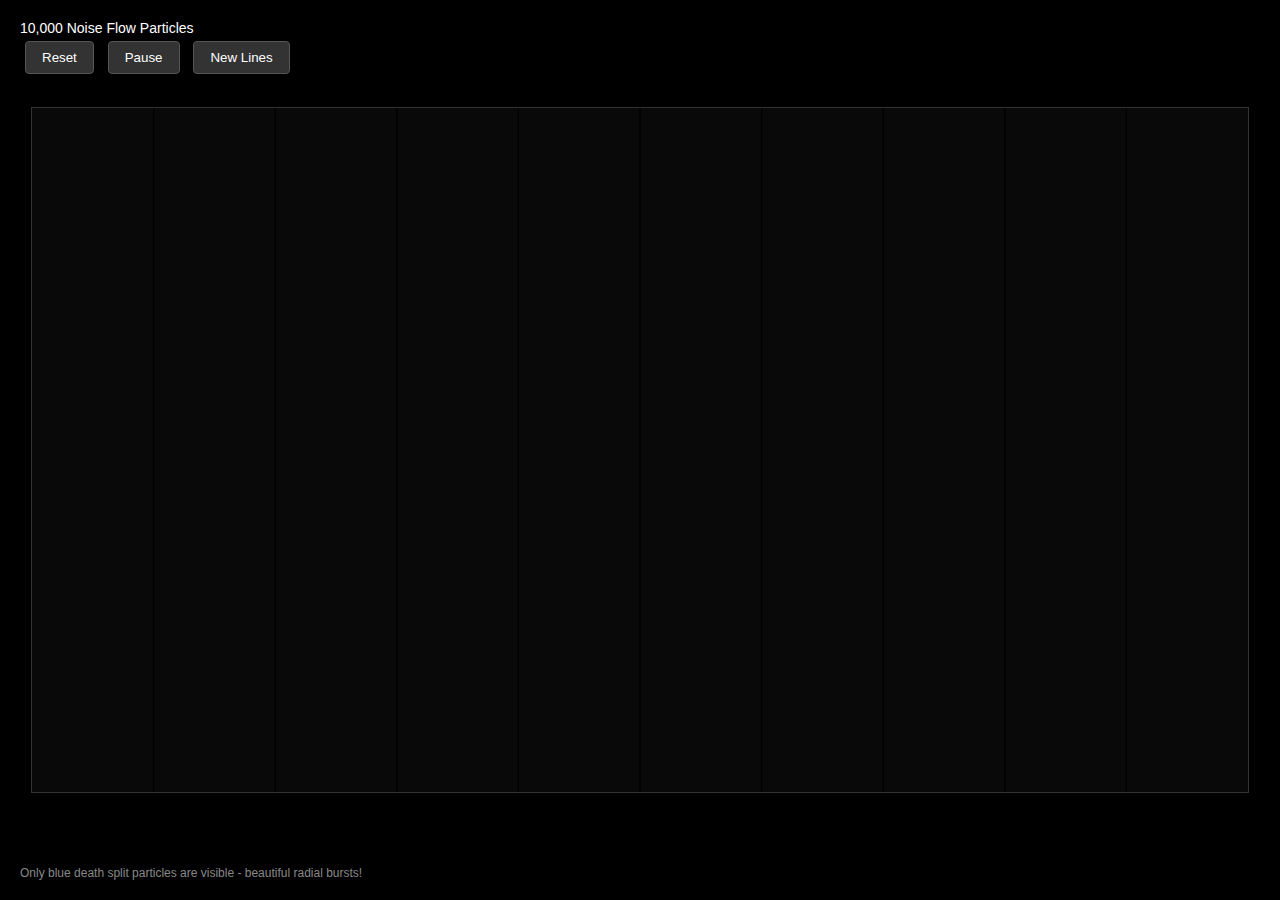
<file: Creative Coding/particle_system_death_split.html>
<!DOCTYPE html>
<html lang="en">
<head>
    <meta charset="utf-8">
    <meta name="viewport" content="width=device-width, initial-scale=1.0">
    <title>Noise Flow Particle System</title>
    <style>
        body {
            margin: 0;
            padding: 0;
            background: #000;
            display: flex;
            justify-content: center;
            align-items: center;
            min-height: 100vh;
            font-family: Arial, sans-serif;
            overflow: hidden;
        }
        
        canvas {
            border: 1px solid #333;
            background: #111;
            max-width: 100vw;
            max-height: 100vh;
        }
        
        .controls {
            position: absolute;
            top: 20px;
            left: 20px;
            color: white;
            font-size: 14px;
            z-index: 10;
        }
        
        .controls button {
            background: #333;
            border: 1px solid #555;
            color: white;
            padding: 8px 16px;
            margin: 5px;
            cursor: pointer;
            border-radius: 4px;
        }
        
        .controls button:hover {
            background: #555;
        }
        
        .info {
            position: absolute;
            bottom: 20px;
            left: 20px;
            color: #888;
            font-size: 12px;
        }
    </style>
</head>
<body>
    <div class="controls">
        <div>10,000 Noise Flow Particles</div>
        <button onclick="resetParticles()">Reset</button>
        <button onclick="togglePause()" id="pauseBtn">Pause</button>
        <button onclick="regenerateLines()">New Lines</button>
    </div>
    
    <div class="info">
        Only blue death split particles are visible - beautiful radial bursts!
    </div>
    
    <canvas id="canvas" width="1600" height="900"></canvas>
    
    <script>
        const canvas = document.getElementById('canvas');
        const ctx = canvas.getContext('2d');
        
        const PARTICLE_COUNT = 10000;
        const MAX_PARTICLE_COUNT = 20000; // Allow second wave (death split) to come in
        const MAX_AGE = 800;
        const NOISE_SCALE = 0.003;
        const FLOW_STRENGTH = 0.1;
        
        let particles = [];
        let spawnLines = [];
        let isPaused = false;
        let mouse = {
            x: 0,
            y: 0,
            isHovering: false
        };
        let time = 0;
        let lastLineGeneration = 0;
        let lineGenerationInterval = 15 * 60; // 15 seconds * 60 fps = 900 frames
        let currentWave = 0;
        
        // Simple noise function (simplified Perlin-like)
        function noise(x, y, z = 0) {
            const X = Math.floor(x) & 255;
            const Y = Math.floor(y) & 255;
            const Z = Math.floor(z) & 255;
            x -= Math.floor(x);
            y -= Math.floor(y);
            z -= Math.floor(z);
            const u = fade(x);
            const v = fade(y);
            const w = fade(z);
            const A = p[X] + Y;
            const AA = p[A] + Z;
            const AB = p[A + 1] + Z;
            const B = p[X + 1] + Y;
            const BA = p[B] + Z;
            const BB = p[B + 1] + Z;
            
            return lerp(w, lerp(v, lerp(u, grad(p[AA], x, y, z),
                                          grad(p[BA], x - 1, y, z)),
                                   lerp(u, grad(p[AB], x, y - 1, z),
                                          grad(p[BB], x - 1, y - 1, z))),
                           lerp(v, lerp(u, grad(p[AA + 1], x, y, z - 1),
                                          grad(p[BA + 1], x - 1, y, z - 1)),
                                   lerp(u, grad(p[AB + 1], x, y - 1, z - 1),
                                          grad(p[BB + 1], x - 1, y - 1, z - 1))));
        }
        
        function fade(t) { return t * t * t * (t * (t * 6 - 15) + 10); }
        function lerp(t, a, b) { return a + t * (b - a); }
        function grad(hash, x, y, z) {
            const h = hash & 15;
            const u = h < 8 ? x : y;
            const v = h < 4 ? y : h === 12 || h === 14 ? x : z;
            return ((h & 1) === 0 ? u : -u) + ((h & 2) === 0 ? v : -v);
        }
        
        // Permutation table for noise
        const p = new Array(512);
        const permutation = [151,160,137,91,90,15,131,13,201,95,96,53,194,233,7,225,140,36,103,30,69,142,8,99,37,240,21,10,23,190,6,148,247,120,234,75,0,26,197,62,94,252,219,203,117,35,11,32,57,177,33,88,237,149,56,87,174,20,125,136,171,168,68,175,74,165,71,134,139,48,27,166,77,146,158,231,83,111,229,122,60,211,133,230,220,105,92,41,55,46,245,40,244,102,143,54,65,25,63,161,1,216,80,73,209,76,132,187,208,89,18,169,200,196,135,130,116,188,159,86,164,100,109,198,173,186,3,64,52,217,226,250,124,123,5,202,38,147,118,126,255,82,85,212,207,206,59,227,47,16,58,17,182,189,28,42,223,183,170,213,119,248,152,2,44,154,163,70,221,153,101,155,167,43,172,9,129,22,39,253,19,98,108,110,79,113,224,232,178,185,112,104,218,246,97,228,251,34,242,193,238,210,144,12,191,179,162,241,81,51,145,235,249,14,239,107,49,192,214,31,181,199,106,157,184,84,204,176,115,121,50,45,127,4,150,254,138,236,205,93,222,114,67,29,24,72,243,141,128,195,78,66,215,61,156,180];
        for (let i = 0; i < 256; i++) p[256 + i] = p[i] = permutation[i];
        
        // Generate evenly spaced vertical spawn lines
        function generateSpawnLines() {
            spawnLines = [];
            const numLines = Math.floor(Math.random() * 6) + 4; // 4-9 lines
            const spacing = canvas.width / (numLines + 1);
            
            for (let i = 0; i < numLines; i++) {
                const x = spacing * (i + 1); // Center the lines with even spacing
                spawnLines.push({
                    x: x,
                    direction: Math.random() > 0.5 ? 1 : -1, // 1 for up, -1 for down
                    intensity: Math.random() * 0.8 + 0.3,
                    width: Math.random() * 20 + 5, // Smaller spawn width since lines are transparent
                    color: {
                        r: Math.floor(Math.random() * 100 + 155),
                        g: Math.floor(Math.random() * 100 + 155),
                        b: Math.floor(Math.random() * 100 + 155)
                    }
                });
            }
        }
        
        class Particle {
            constructor(spawnLine, isDeathSplit = false, deathSplitGeneration = 0) {
                this.line = spawnLine;
                this.x = spawnLine.x + (Math.random() - 0.5) * spawnLine.width;
                // Spawn anywhere along the full height of the line
                this.y = Math.random() * canvas.height;
                
                this.vx = 0;
                this.vy = 0;
                this.age = 0;
                this.life = Math.random() * 0.8 + 0.2;
                this.size = Math.random() * 1.5 + 0.5;
                this.baseY = this.y;
                this.baseX = this.x;
                this.hasSplit = false;
                this.isSplitParticle = false;
                this.isDeathSplit = isDeathSplit;
                this.deathSplitGeneration = deathSplitGeneration;
                this.canSecondSplit = false; // Only one of the 8 death split particles can split again
                this.birthWave = currentWave;
            }
            
            split() {
                // Create a new particle at the same position
                if (particles.length < MAX_PARTICLE_COUNT) {
                    const splitParticle = new Particle(this.line);
                    splitParticle.x = this.x;
                    splitParticle.y = this.y;
                    splitParticle.age = 0; // Reset age for split particle
                    splitParticle.life = Math.random() * 0.8 + 0.2; // Reset life for split particle
                    splitParticle.hasSplit = false; // Allow split particle to split again
                    splitParticle.isSplitParticle = true; // Mark as split particle (turns red)
                    
                    // Give the split particle a different velocity direction
                    const angle = Math.random() * Math.PI * 2;
                    const speed = 0.5;
                    splitParticle.vx = Math.cos(angle) * speed;
                    splitParticle.vy = Math.sin(angle) * speed;
                    
                    // Modify this particle's velocity too
                    const angle2 = angle + Math.PI; // Opposite direction
                    this.vx += Math.cos(angle2) * speed;
                    this.vy += Math.sin(angle2) * speed;
                    
                    // Mark this particle as split and as a split particle (turns red)
                    this.isSplitParticle = true;
                    
                    particles.push(splitParticle);
                    
                    // Trigger chain reaction - find nearest particle and make it split
                    this.triggerChainReaction();
                }
            }
            
            // Method to create 8 particles on natural death
            createDeathSplitParticles() {
                if (particles.length + 8 <= MAX_PARTICLE_COUNT) {
                    for (let i = 0; i < 8; i++) {
                        const deathSplitParticle = new Particle(this.line, true, this.deathSplitGeneration + 1);
                        deathSplitParticle.x = this.x;
                        deathSplitParticle.y = this.y;
                        deathSplitParticle.age = 0;
                        deathSplitParticle.life = Math.random() * 0.8 + 0.2;
                        
                        // Only one of the 8 can split again, and only if this is the first generation
                        if (i === 0 && this.deathSplitGeneration === 0) {
                            deathSplitParticle.canSecondSplit = true;
                        }
                        
                        // Give each particle a radial direction
                        const angle = (i / 8) * Math.PI * 2;
                        const speed = 0.5 + Math.random() * 0.5;
                        deathSplitParticle.vx = Math.cos(angle) * speed;
                        deathSplitParticle.vy = Math.sin(angle) * speed;
                        
                        particles.push(deathSplitParticle);
                    }
                }
            }
            
            triggerChainReaction() {
                let nearestParticle = null;
                let minDistance = Infinity;
                const searchRadius = 50; // Only look within this radius
                
                for (let other of particles) {
                    // Only trigger particles that haven't split and can still split (generation < 2)
                    if (other !== this && !other.hasSplit && other.life > 0.1 && other.splitGeneration < 2) {
                        const dx = this.x - other.x;
                        const dy = this.y - other.y;
                        const distance = Math.sqrt(dx * dx + dy * dy);
                        
                        if (distance < searchRadius && distance < minDistance) {
                            minDistance = distance;
                            nearestParticle = other;
                        }
                    }
                }
                
                // Make the nearest particle split with a slight delay for visual effect
                if (nearestParticle) {
                    setTimeout(() => {
                        if (nearestParticle.life > 0 && !nearestParticle.hasSplit && nearestParticle.splitGeneration < 2) {
                            nearestParticle.hasSplit = true;
                            nearestParticle.split();
                        }
                    }, 50); // 50ms delay for chain reaction effect
                }
            }
            
            update() {
                this.age++;
                
                const ageRatio = Math.min(this.age / MAX_AGE, 1);
                const t = time * 0.01;
                
                // Sample noise field for flow direction
                const nx = this.x * NOISE_SCALE;
                const ny = this.y * NOISE_SCALE;
                const nz = t * 0.5;
                
                // Get flow vectors from noise (expanded range for all directions)
                const flowX = (noise(nx + 300, ny + 500, nz) * 2 - 1) * FLOW_STRENGTH;
                const flowY = (noise(nx + 100, ny + 300, nz) * 2 - 1) * FLOW_STRENGTH;
                
                // Add additional noise samples for more varied directions
                const flowX2 = (noise(nx + 700, ny + 200, nz + 100) * 2 - 1) * FLOW_STRENGTH * 0.5;
                const flowY2 = (noise(nx + 900, ny + 800, nz + 200) * 2 - 1) * FLOW_STRENGTH * 0.5;
                
                // Apply directional bias from spawn line (reduced influence)
                const directionalBias = this.line.direction * 0.1 * this.line.intensity;
                
                // Combine noise flows with directional movement
                this.vx += (flowX + flowX2) * 0.1;
                this.vy += (flowY + flowY2) * 0.1 + (directionalBias * 0.1);
                
                // Apply some damping
                this.vx *= 0.98;
                this.vy *= 0.98;
                
                // Update position
                this.x += this.vx;
                this.y += this.vy;
                
                // Check for mouse hover splitting
                if (!this.hasSplit && this.isMouseHovering()) {
                    this.split();
                    this.hasSplit = true;
                }
                
                // Check for special splitting for death split particles
                if (this.isDeathSplit && this.canSecondSplit && !this.hasSplit && this.life < 0.3) {
                    this.createDeathSplitParticles();
                    this.hasSplit = true;
                }
                
                // Decrease life
                this.life -= 0.001;
                
                // Check if particle should die naturally and split
                if (this.life <= 0 || this.age > MAX_AGE) {
                    // Only create death split particles if this is an original particle (not split from mouse or death split)
                    // And only 1 in 8 particles will split (12.5% chance)
                    if (!this.isSplitParticle && !this.isDeathSplit && Math.random() < 0.125) {
                        this.createDeathSplitParticles();
                    }
                    this.respawn();
                    return;
                }
                
                // Reset particle if it's off screen
                if (this.x < -50 || this.x > canvas.width + 50 ||
                    this.y < -50 || this.y > canvas.height + 50) {
                    this.respawn();
                }
            }
            
            isMouseHovering() {
                const dx = mouse.x - this.x;
                const dy = mouse.y - this.y;
                const distance = Math.sqrt(dx * dx + dy * dy);
                return distance < (this.size * 3); // Hover radius is 3x particle size
            }
            
            respawn() {
                // Choose a random spawn line
                this.line = spawnLines[Math.floor(Math.random() * spawnLines.length)];
                this.x = this.line.x + (Math.random() - 0.5) * this.line.width;
                // Respawn anywhere along the full height of the line
                this.y = Math.random() * canvas.height;
                this.baseX = this.x;
                this.baseY = this.y;
                this.vx = 0;
                this.vy = 0;
                this.age = 0;
                this.life = Math.random() * 0.8 + 0.2;
                this.hasSplit = false;
                this.isSplitParticle = false; // Reset split particle status
                this.isDeathSplit = false; // Reset death split status
                this.deathSplitGeneration = 0; // Reset to original generation
                this.canSecondSplit = false; // Reset special split ability
                this.birthWave = currentWave;
            }
            
            draw() {
                // Only draw death split particles (blue ones)
                if (!this.isDeathSplit) {
                    return; // Don't draw normal particles or red split particles
                }
                
                const ageRatio = Math.min(this.age / MAX_AGE, 1);
                const lifeRatio = Math.max(0, this.life);
                
                // Death split particles are bright blue
                const r = Math.floor(20 * (1 - ageRatio * 0.5));  // Very little red
                const g = Math.floor(100 * (1 - ageRatio * 0.3)); // Some green for blue tone
                const b = Math.floor(255 * (1 - ageRatio * 0.3)); // Bright blue
                
                // Size varies with life
                const currentSize = this.size * lifeRatio;
                
                // Opacity based on life only
                const alpha = lifeRatio;
                
                if (currentSize > 0.1 && alpha > 0.01) {
                    ctx.globalAlpha = alpha;
                    ctx.fillStyle = `rgb(${r}, ${g}, ${b})`;
                    ctx.beginPath();
                    ctx.arc(this.x, this.y, currentSize, 0, Math.PI * 2);
                    ctx.fill();
                    ctx.globalAlpha = 1;
                }
            }
        }
        
        function initParticles() {
            particles = [];
            generateSpawnLines();
            
            for (let i = 0; i < PARTICLE_COUNT; i++) {
                const randomLine = spawnLines[Math.floor(Math.random() * spawnLines.length)];
                const particle = new Particle(randomLine);
                
                // Spread particles along their flow path
                const spreadFactor = Math.random();
                particle.age = Math.floor(spreadFactor * MAX_AGE * 0.6);
                
                // Simulate some flow movement for initial spread
                for (let j = 0; j < particle.age; j++) {
                    const t = j * 0.01;
                    const nx = particle.x * NOISE_SCALE;
                    const ny = particle.y * NOISE_SCALE;
                    const flowX = (noise(nx + 300, ny + 500, t) * 2 - 1) * FLOW_STRENGTH * 0.1;
                    const flowY = (noise(nx + 100, ny + 300, t) * 2 - 1) * FLOW_STRENGTH * 0.1;
                    particle.x += flowX;
                    particle.y += flowY + particle.line.direction * 0.03;
                }
                
                particles.push(particle);
            }
            
            // Pre-advance 90 frames so blue (death split) particles are visible immediately
            for (let f = 0; f < 90; f++) {
                time++;
                particles.forEach(particle => particle.update());
            }
        }
        
        function animate() {
            if (!isPaused) {
                time++;
                
                // Auto-regenerate lines every 15 seconds (20 times rapidly)
                if (time - lastLineGeneration >= lineGenerationInterval) {
                    currentWave++;
                    // Remove particles that have been present for 2 waves
                    particles = particles.filter(p => (currentWave - p.birthWave) < 2);
                    // Generate new lines 20 times in rapid succession
                    for (let i = 0; i < 20; i++) {
                        setTimeout(() => {
                            generateSpawnLines();
                            // Reset to base particle count and respawn
                            particles = particles.slice(0, PARTICLE_COUNT);
                            particles.forEach(particle => particle.respawn());
                        }, i * 100); // 100ms apart = 2 seconds total
                    }
                    lastLineGeneration = time;
                }
                
                // Clear canvas with subtle trail effect that fades after ~3 seconds
                // Using alpha 0.017 means trails fade to ~1% after 3 seconds (0.983^180 ≈ 0.01)
                ctx.fillStyle = 'rgba(17, 17, 17, 0.017)';
                ctx.fillRect(0, 0, canvas.width, canvas.height);
                
                // Update and draw particles
                particles.forEach(particle => {
                    particle.update();
                    particle.draw();
                });
                
                // Draw spawn line indicators (black vertical lines)
                ctx.globalAlpha = 0.1;
                spawnLines.forEach(line => {
                    ctx.strokeStyle = 'rgb(0, 0, 0)'; // All lines are black
                    ctx.lineWidth = 1;
                    ctx.beginPath();
                    // Draw full height vertical lines
                    ctx.moveTo(line.x, 0);
                    ctx.lineTo(line.x, canvas.height);
                    ctx.stroke();
                });
                ctx.globalAlpha = 1;
            }
            
            requestAnimationFrame(animate);
        }
        
        function resetParticles() {
            initParticles();
        }
        
        function regenerateLines() {
            generateSpawnLines();
            // Reset particles to base count and reassign to new lines
            particles = particles.slice(0, PARTICLE_COUNT); // Keep only base count
            particles.forEach(particle => particle.respawn());
        }
        
        function togglePause() {
            isPaused = !isPaused;
            document.getElementById('pauseBtn').textContent = isPaused ? 'Resume' : 'Pause';
        }
        
        // Resize canvas to maintain aspect ratio
        function resizeCanvas() {
            const aspectRatio = 16 / 9;
            const maxWidth = window.innerWidth * 0.95;
            const maxHeight = window.innerHeight * 0.9;
            
            let width = maxWidth;
            let height = width / aspectRatio;
            
            if (height > maxHeight) {
                height = maxHeight;
                width = height * aspectRatio;
            }
            
            canvas.style.width = width + 'px';
            canvas.style.height = height + 'px';
        }
        
        // Mouse tracking for splitting
        canvas.addEventListener('mousemove', (e) => {
            const rect = canvas.getBoundingClientRect();
            const scaleX = canvas.width / rect.width;
            const scaleY = canvas.height / rect.height;
            
            mouse.x = (e.clientX - rect.left) * scaleX;
            mouse.y = (e.clientY - rect.top) * scaleY;
        });
        
        canvas.addEventListener('mouseenter', () => {
            mouse.isHovering = true;
        });
        
        canvas.addEventListener('mouseleave', () => {
            mouse.isHovering = false;
        });
        
        // Initialize
        window.addEventListener('resize', resizeCanvas);
        resizeCanvas();
        initParticles();
        animate();
    </script>
</body>
</html></anuml:parameter>
</file>
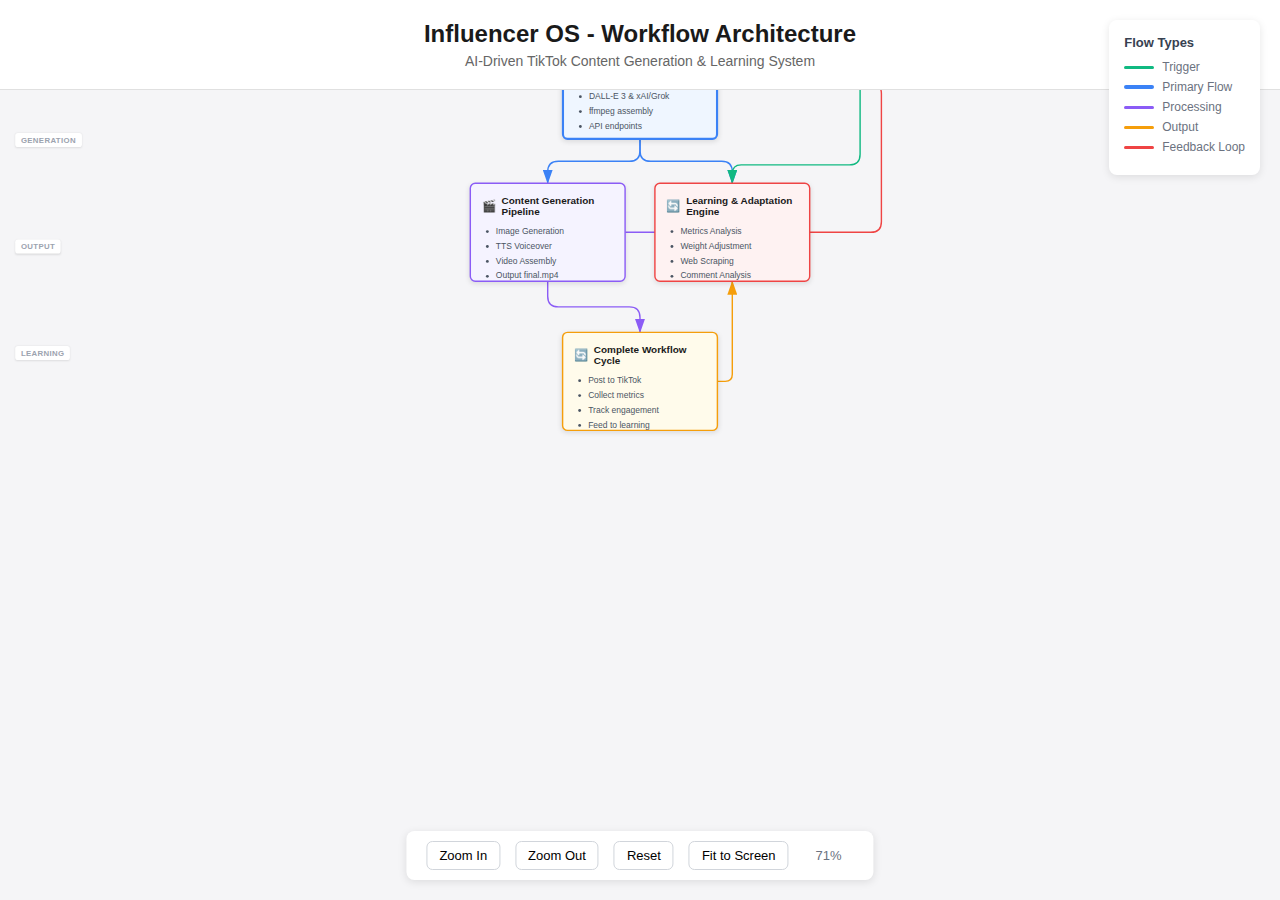
<file: Influencer/influencer-os-workflow-final.html>
<!DOCTYPE html>
<html lang="en">
<head>
    <meta charset="UTF-8">
    <meta name="viewport" content="width=device-width, initial-scale=1.0">
    <title>Influencer OS - Workflow Architecture</title>
    <style>
        * {
            margin: 0;
            padding: 0;
            box-sizing: border-box;
        }

        body {
            font-family: -apple-system, BlinkMacSystemFont, 'Segoe UI', Roboto, sans-serif;
            background: #f5f5f7;
            overflow: hidden;
            width: 100vw;
            height: 100vh;
            display: flex;
            flex-direction: column;
        }

        .header {
            background: white;
            padding: 20px;
            border-bottom: 1px solid #e0e0e0;
            text-align: center;
            flex-shrink: 0;
            z-index: 100;
        }

        .header h1 {
            font-size: 24px;
            font-weight: 600;
            color: #1a1a1a;
            margin-bottom: 5px;
        }

        .header p {
            font-size: 14px;
            color: #666;
        }

        #container {
            flex: 1;
            position: relative;
            overflow: hidden;
            cursor: grab;
        }

        #container.dragging {
            cursor: grabbing;
        }

        #canvas-container {
            position: absolute;
            width: 100%;
            height: 100%;
            transform-origin: 0 0;
            transition: none;
        }

        #workflow {
            position: relative;
            width: 1800px;
            height: 1100px;
            margin: 40px auto;
        }

        svg {
            position: absolute;
            top: 0;
            left: 0;
            width: 100%;
            height: 100%;
            pointer-events: none;
            z-index: 1;
        }

        .section {
            position: absolute;
            background: white;
            border: 2px solid #333;
            border-radius: 8px;
            padding: 15px;
            box-shadow: 0 2px 8px rgba(0,0,0,0.1);
            z-index: 2;
            cursor: pointer;
            transition: transform 0.2s ease, box-shadow 0.2s ease;
            width: 220px;
            min-height: 120px;
        }

        .section:hover {
            box-shadow: 0 4px 16px rgba(0,0,0,0.15);
            transform: translateY(-2px);
            z-index: 10;
        }

        .section.trigger {
            border-color: #10b981;
            background: #f0fdf4;
        }

        .section.primary {
            border-color: #3b82f6;
            background: #eff6ff;
            border-width: 3px;
        }

        .section.processing {
            border-color: #8b5cf6;
            background: #f5f3ff;
        }

        .section.output {
            border-color: #f59e0b;
            background: #fffbeb;
        }

        .section.feedback {
            border-color: #ef4444;
            background: #fef2f2;
        }

        .section.support {
            border-color: #6b7280;
            background: #f9fafb;
        }

        .section-title {
            font-size: 14px;
            font-weight: 700;
            color: #1a1a1a;
            margin-bottom: 10px;
            display: flex;
            align-items: center;
            gap: 8px;
        }

        .section-icon {
            font-size: 16px;
        }

        .section-content {
            font-size: 12px;
            color: #4b5563;
            line-height: 1.5;
        }

        .section-content li {
            margin-left: 20px;
            margin-bottom: 3px;
        }

        .merge-point {
            position: absolute;
            width: 10px;
            height: 10px;
            background: #3b82f6;
            border: 2px solid white;
            border-radius: 50%;
            z-index: 3;
            box-shadow: 0 0 0 2px rgba(59, 130, 246, 0.3);
        }

        .arrow {
            stroke: #6b7280;
            stroke-width: 2;
            fill: none;
            marker-end: url(#arrowhead);
            stroke-linejoin: round;
            stroke-linecap: round;
        }

        .arrow.trigger {
            stroke: #10b981;
            marker-end: url(#arrowhead-trigger);
        }

        .arrow.primary {
            stroke: #3b82f6;
            stroke-width: 2;
            marker-end: url(#arrowhead-primary);
        }

        .arrow.processing {
            stroke: #8b5cf6;
            marker-end: url(#arrowhead-processing);
        }

        .arrow.output {
            stroke: #f59e0b;
            marker-end: url(#arrowhead-output);
        }

        .arrow.feedback {
            stroke: #ef4444;
            marker-end: url(#arrowhead-feedback);
        }

        @keyframes flow {
            0% {
                stroke-dashoffset: 20;
            }
            100% {
                stroke-dashoffset: 0;
            }
        }

        .arrow.animated {
            stroke-dasharray: 10, 10;
            animation: flow 0.5s linear infinite;
        }

        .arrow.animated-in {
            stroke-dasharray: 10, 10;
            animation: flow 0.5s linear infinite reverse;
        }

        .controls {
            position: absolute;
            bottom: 20px;
            left: 50%;
            transform: translateX(-50%);
            background: white;
            padding: 10px 20px;
            border-radius: 8px;
            box-shadow: 0 2px 8px rgba(0,0,0,0.1);
            display: flex;
            gap: 15px;
            align-items: center;
            z-index: 100;
        }

        .controls button {
            padding: 6px 12px;
            border: 1px solid #d1d5db;
            background: white;
            border-radius: 6px;
            cursor: pointer;
            font-size: 13px;
            transition: all 0.2s ease;
        }

        .controls button:hover {
            background: #f3f4f6;
        }

        .zoom-label {
            font-size: 13px;
            color: #6b7280;
            min-width: 50px;
            text-align: center;
        }

        .legend {
            position: absolute;
            top: 20px;
            right: 20px;
            background: white;
            padding: 15px;
            border-radius: 8px;
            box-shadow: 0 2px 8px rgba(0,0,0,0.1);
            z-index: 100;
        }

        .legend h3 {
            font-size: 13px;
            font-weight: 600;
            margin-bottom: 10px;
            color: #374151;
        }

        .legend-item {
            display: flex;
            align-items: center;
            gap: 8px;
            margin-bottom: 6px;
            font-size: 12px;
            color: #6b7280;
        }

        .legend-line {
            width: 30px;
            height: 3px;
            border-radius: 2px;
        }

        .row-label {
            position: absolute;
            left: 20px;
            font-size: 11px;
            font-weight: 600;
            text-transform: uppercase;
            letter-spacing: 0.5px;
            color: #9ca3af;
            background: white;
            padding: 4px 8px;
            border-radius: 4px;
            box-shadow: 0 1px 3px rgba(0,0,0,0.1);
        }
    </style>
</head>
<body>
    <div class="header">
        <h1>Influencer OS - Workflow Architecture</h1>
        <p>AI-Driven TikTok Content Generation & Learning System</p>
    </div>

    <div id="container">
        <div id="canvas-container">
            <div id="workflow">
                <!-- SVG for arrows -->
                <svg>
                    <defs>
                        <marker id="arrowhead" markerWidth="10" markerHeight="7" refX="9" refY="3.5" orient="auto">
                            <polygon points="0 0, 10 3.5, 0 7" fill="#6b7280" />
                        </marker>
                        <marker id="arrowhead-trigger" markerWidth="10" markerHeight="7" refX="9" refY="3.5" orient="auto">
                            <polygon points="0 0, 10 3.5, 0 7" fill="#10b981" />
                        </marker>
                        <marker id="arrowhead-primary" markerWidth="10" markerHeight="7" refX="9" refY="3.5" orient="auto">
                            <polygon points="0 0, 10 3.5, 0 7" fill="#3b82f6" />
                        </marker>
                        <marker id="arrowhead-processing" markerWidth="10" markerHeight="7" refX="9" refY="3.5" orient="auto">
                            <polygon points="0 0, 10 3.5, 0 7" fill="#8b5cf6" />
                        </marker>
                        <marker id="arrowhead-output" markerWidth="10" markerHeight="7" refX="9" refY="3.5" orient="auto">
                            <polygon points="0 0, 10 3.5, 0 7" fill="#f59e0b" />
                        </marker>
                        <marker id="arrowhead-feedback" markerWidth="10" markerHeight="7" refX="9" refY="3.5" orient="auto">
                            <polygon points="0 0, 10 3.5, 0 7" fill="#ef4444" />
                        </marker>
                    </defs>
                </svg>

                <!-- Row Labels -->
                <div class="row-label" style="top: 80px;">TRIGGER</div>
                <div class="row-label" style="top: 230px;">SUPPORT</div>
                <div class="row-label" style="top: 400px;">PROCESSING</div>
                <div class="row-label" style="top: 550px;">GENERATION</div>
                <div class="row-label" style="top: 700px;">OUTPUT</div>
                <div class="row-label" style="top: 850px;">LEARNING</div>
            </div>
        </div>
    </div>

    <!-- Controls -->
    <div class="controls">
        <button onclick="zoomIn()">Zoom In</button>
        <button onclick="zoomOut()">Zoom Out</button>
        <button onclick="resetZoom()">Reset</button>
        <button onclick="fitToScreen()">Fit to Screen</button>
        <span class="zoom-label" id="zoomLevel">100%</span>
    </div>

    <!-- Legend -->
    <div class="legend">
        <h3>Flow Types</h3>
        <div class="legend-item">
            <div class="legend-line" style="background: #10b981;"></div>
            <span>Trigger</span>
        </div>
        <div class="legend-item">
            <div class="legend-line" style="background: #3b82f6; height: 4px;"></div>
            <span>Primary Flow</span>
        </div>
        <div class="legend-item">
            <div class="legend-line" style="background: #8b5cf6;"></div>
            <span>Processing</span>
        </div>
        <div class="legend-item">
            <div class="legend-line" style="background: #f59e0b;"></div>
            <span>Output</span>
        </div>
        <div class="legend-item">
            <div class="legend-line" style="background: #ef4444;"></div>
            <span>Feedback Loop</span>
        </div>
    </div>

    <script>
        let currentZoom = 1;
        const zoomStep = 0.05;
        const maxZoom = 2;
        const minZoom = 0.5;
        let panX = 0;
        let panY = 0;
        let isDragging = false;
        let startX = 0;
        let startY = 0;
        let lastPanX = 0;
        let lastPanY = 0;
        
        const container = document.getElementById('container');
        const canvasContainer = document.getElementById('canvas-container');
        const zoomLabel = document.getElementById('zoomLevel');
        const workflow = document.getElementById('workflow');

        // Layout configuration
        const WORKFLOW_WIDTH = 1800;
        const WORKFLOW_HEIGHT = 1100;
        const CONTENT_CENTER_X = WORKFLOW_WIDTH / 2;
        const CONTENT_CENTER_Y = WORKFLOW_HEIGHT / 2 + 550;
        const SECTION_WIDTH = 220;
        const SECTION_PADDING = 40;
        
        // Dynamic section heights based on content
        const SECTION_HEIGHTS = {
            default: 120,
            large: 140,  // For sections with 4+ items
            xlarge: 160  // For sections with 5+ items
        };
        
        // Calculate center positions for each row with adjusted spacing
        function calculatePositions() {
            const positions = {};
            
            // Row 1: Single trigger centered
            positions.trigger = {
                x: (WORKFLOW_WIDTH - SECTION_WIDTH) / 2,
                y: 60
            };
            
            // Row 2: 5 support systems centered with padding (adjusted Y for larger sections)
            const supportCount = 5;
            const supportTotalWidth = (supportCount * SECTION_WIDTH) + ((supportCount - 1) * SECTION_PADDING);
            const supportStartX = (WORKFLOW_WIDTH - supportTotalWidth) / 2;
            
            positions.support = [];
            for (let i = 0; i < supportCount; i++) {
                positions.support.push({
                    x: supportStartX + (i * (SECTION_WIDTH + SECTION_PADDING)),
                    y: 210
                });
            }
            
            // Row 3: Brain server centered (adjusted Y for spacing)
            positions.brain = {
                x: (WORKFLOW_WIDTH - SECTION_WIDTH) / 2,
                y: 400
            };
            
            // Row 4: 2 generation systems centered (adjusted Y for spacing)
            const genCount = 2;
            const genTotalWidth = (genCount * SECTION_WIDTH) + ((genCount - 1) * SECTION_PADDING);
            const genStartX = (WORKFLOW_WIDTH - genTotalWidth) / 2;
            
            positions.generation = [
                { x: genStartX, y: 620 },
                { x: genStartX + SECTION_WIDTH + SECTION_PADDING, y: 620 }
            ];
            
            // Row 5: Workflow cycle centered (adjusted Y for spacing)
            positions.workflow = {
                x: (WORKFLOW_WIDTH - SECTION_WIDTH) / 2,
                y: 830
            };
            
            // Merge points
            positions.mergeBrain = {
                x: WORKFLOW_WIDTH / 2,
                y: 370
            };
            
            positions.mergeLearning = {
                x: positions.generation[1].x + SECTION_WIDTH / 2,
                y: 760
            };
            
            return positions;
        }

        // Get section height based on content
        function getSectionHeight(itemCount) {
            if (itemCount >= 5) return SECTION_HEIGHTS.xlarge;
            if (itemCount >= 4) return SECTION_HEIGHTS.large;
            return SECTION_HEIGHTS.default;
        }

        // Create sections
        function createSections() {
            const positions = calculatePositions();
            
            // Row 1: Trigger
            const trigger = createSection('trigger', 'n8n Automation Layer', '⚡', [
                'Daily Post Planning',
                'Interest Updates (4x/day)',
                'Metrics Collection'
            ], positions.trigger.x, positions.trigger.y);
            
            // Row 2: Support systems
            const supportData = [
                { title: 'Personality Development', icon: '🎭', items: ['Core personality traits', 'Evolution phases', 'Voice settings'] },
                { title: 'Dashboard', icon: '📊', items: ['Real-time controls', 'Weight sliders', 'Performance charts'] },
                { title: 'Data Storage (SQLite)', icon: '💾', items: ['Brain configuration', 'Posts & metrics', 'Token usage'] },
                { title: 'Safety & Cost Control', icon: '🛡️', items: ['Rate limiting', 'Request tracking', 'Cost monitoring'] },
                { title: 'Multi-Brain Architecture', icon: '🧠', items: ['Isolated brains', 'brain.db per instance', 'Save/export capability'] }
            ];
            
            supportData.forEach((data, i) => {
                createSection('support', data.title, data.icon, data.items, positions.support[i].x, positions.support[i].y);
            });
            
            // Row 3: Brain Server
            createSection('primary', 'Brain Server', '🧠', [
                'Node.js/Express',
                'OpenAI API (GPT-4o)',
                'DALL-E 3 & xAI/Grok',
                'ffmpeg assembly',
                'API endpoints'
            ], positions.brain.x, positions.brain.y);
            
            // Row 4: Generation
            createSection('processing', 'Content Generation Pipeline', '🎬', [
                'Image Generation',
                'TTS Voiceover',
                'Video Assembly',
                'Output final.mp4'
            ], positions.generation[0].x, positions.generation[0].y);
            
            createSection('feedback', 'Learning & Adaptation Engine', '🔄', [
                'Metrics Analysis',
                'Weight Adjustment',
                'Web Scraping',
                'Comment Analysis'
            ], positions.generation[1].x, positions.generation[1].y);
            
            // Row 5: Workflow Cycle
            createSection('output', 'Complete Workflow Cycle', '🔄', [
                'Post to TikTok',
                'Collect metrics',
                'Track engagement',
                'Feed to learning'
            ], positions.workflow.x, positions.workflow.y);
        }

        function createSection(className, title, icon, items, x, y) {
            const section = document.createElement('div');
            const sectionHeight = getSectionHeight(items.length);
            
            section.className = `section ${className}`;
            section.style.left = `${x}px`;
            section.style.top = `${y}px`;
            section.style.height = `${sectionHeight}px`;
            section.setAttribute('data-id', title.toLowerCase().replace(/[^a-z0-9]/g, '-'));
            section.setAttribute('data-height', sectionHeight);
            
            const titleDiv = document.createElement('div');
            titleDiv.className = 'section-title';
            titleDiv.innerHTML = `<span class="section-icon">${icon}</span>${title}`;
            
            const contentDiv = document.createElement('div');
            contentDiv.className = 'section-content';
            const ul = document.createElement('ul');
            items.forEach(item => {
                const li = document.createElement('li');
                li.textContent = item;
                ul.appendChild(li);
            });
            contentDiv.appendChild(ul);
            
            section.appendChild(titleDiv);
            section.appendChild(contentDiv);
            workflow.appendChild(section);
            
            // Add hover listeners
            section.addEventListener('mouseenter', function() {
                highlightConnections(section.getAttribute('data-id'));
            });
            
            section.addEventListener('mouseleave', function() {
                clearHighlights();
            });
            
            return section;
        }

        // Draw arrows with 90-degree turns
        function drawArrows() {
            const svg = document.querySelector('svg');
            const paths = svg.querySelectorAll('path');
            paths.forEach(p => p.remove());
            
            const positions = calculatePositions();
            
            // Get actual section heights for arrow positioning
            const sections = document.querySelectorAll('.section');
            const sectionHeights = {};
            sections.forEach(s => {
                const id = s.getAttribute('data-id');
                sectionHeights[id] = parseInt(s.getAttribute('data-height') || SECTION_HEIGHTS.default);
            });
            
            const connections = [
                // n8n to Brain Server
                {
                    id: 'trigger-to-brain',
                    from: { x: positions.trigger.x + SECTION_WIDTH / 2, y: positions.trigger.y + SECTION_HEIGHTS.default },
                    to: { x: positions.brain.x + SECTION_WIDTH / 2, y: positions.brain.y },
                    class: 'trigger',
                    type: 'vertical',
                    related: ['n8n-automation-layer', 'brain-server']
                },
                
                // Support systems to merge point
                ...positions.support.map((pos, i) => ({
                    id: `support-${i}-to-merge`,
                    from: { x: pos.x + SECTION_WIDTH / 2, y: pos.y + SECTION_HEIGHTS.default },
                    to: { x: positions.mergeBrain.x, y: positions.mergeBrain.y },
                    class: '',
                    type: 'L',
                    related: [['personality-development', 'dashboard', 'data-storage--sqlite-', 'safety---cost-control', 'multi-brain-architecture'][i], 'brain-server']
                })),
                
                // Merge point to Brain Server
                {
                    id: 'merge-to-brain',
                    from: { x: positions.mergeBrain.x, y: positions.mergeBrain.y },
                    to: { x: positions.brain.x + SECTION_WIDTH / 2, y: positions.brain.y },
                    class: 'primary',
                    type: 'vertical',
                    related: ['brain-server']
                },
                
                // Brain Server to Content Pipeline
                {
                    id: 'brain-to-pipeline',
                    from: { x: positions.brain.x + SECTION_WIDTH / 2, y: positions.brain.y + SECTION_HEIGHTS.xlarge },
                    to: { x: positions.generation[0].x + SECTION_WIDTH / 2, y: positions.generation[0].y },
                    class: 'primary',
                    type: 'L',
                    related: ['brain-server', 'content-generation-pipeline']
                },
                
                // Brain Server to Learning Engine
                {
                    id: 'brain-to-learning',
                    from: { x: positions.brain.x + SECTION_WIDTH / 2, y: positions.brain.y + SECTION_HEIGHTS.xlarge },
                    to: { x: positions.generation[1].x + SECTION_WIDTH / 2, y: positions.generation[1].y },
                    class: 'primary',
                    type: 'L',
                    related: ['brain-server', 'learning---adaptation-engine']
                },
                
                // Content Pipeline to Workflow Cycle
                {
                    id: 'pipeline-to-workflow',
                    from: { x: positions.generation[0].x + SECTION_WIDTH / 2, y: positions.generation[0].y + SECTION_HEIGHTS.large },
                    to: { x: positions.workflow.x + SECTION_WIDTH / 2, y: positions.workflow.y },
                    class: 'processing',
                    type: 'L',
                    related: ['content-generation-pipeline', 'complete-workflow-cycle']
                },
                
                // Pipeline and Workflow to Learning merge
                {
                    id: 'pipeline-to-learning-merge',
                    from: { x: positions.generation[0].x + SECTION_WIDTH, y: positions.generation[0].y + SECTION_HEIGHTS.large / 2 },
                    to: { x: positions.mergeLearning.x, y: positions.mergeLearning.y },
                    class: 'processing',
                    type: 'complex-right',
                    related: ['content-generation-pipeline']
                },
                
                {
                    id: 'workflow-to-learning-merge',
                    from: { x: positions.workflow.x + SECTION_WIDTH, y: positions.workflow.y + SECTION_HEIGHTS.large / 2 },
                    to: { x: positions.mergeLearning.x, y: positions.mergeLearning.y },
                    class: 'output',
                    type: 'right-up',
                    related: ['complete-workflow-cycle']
                },
                
                // Learning feedback to Brain Server - simplified with only 2 turns
                {
                    id: 'learning-feedback',
                    from: { x: positions.generation[1].x + SECTION_WIDTH, y: positions.generation[1].y + SECTION_HEIGHTS.large / 2 },
                    to: { x: positions.brain.x + SECTION_WIDTH, y: positions.brain.y + SECTION_HEIGHTS.xlarge / 2 },
                    class: 'feedback',
                    type: 'simple-feedback',
                    related: ['learning---adaptation-engine', 'brain-server']
                },
                
                // n8n to Learning Engine (4x daily) - extra turn so arrow can go right, then down, then right, then down into box
                {
                    id: 'trigger-to-learning-direct',
                    from: { x: positions.trigger.x + SECTION_WIDTH, y: positions.trigger.y + SECTION_HEIGHTS.default / 2 },
                    to: { x: positions.generation[1].x + SECTION_WIDTH / 2, y: positions.generation[1].y },
                    class: 'trigger',
                    type: 'trigger-to-learning',
                    related: ['n8n-automation-layer', 'learning---adaptation-engine']
                }
            ];
            
            connections.forEach(conn => {
                const path = document.createElementNS('http://www.w3.org/2000/svg', 'path');
                let d;
                const cornerRadius = 15;
                
                switch (conn.type) {
                    case 'vertical':
                        d = `M ${conn.from.x} ${conn.from.y} L ${conn.to.x} ${conn.to.y}`;
                        break;
                        
                    case 'L':
                        const midY = conn.from.y + (conn.to.y - conn.from.y) / 2;
                        d = createRoundedPath([
                            { x: conn.from.x, y: conn.from.y },
                            { x: conn.from.x, y: midY },
                            { x: conn.to.x, y: midY },
                            { x: conn.to.x, y: conn.to.y }
                        ], cornerRadius);
                        break;
                        
                    case 'complex-right':
                        d = createRoundedPath([
                            { x: conn.from.x, y: conn.from.y },
                            { x: conn.to.x, y: conn.from.y },
                            { x: conn.to.x, y: conn.to.y }
                        ], cornerRadius);
                        break;
                        
                    case 'right-up':
                        d = createRoundedPath([
                            { x: conn.from.x, y: conn.from.y },
                            { x: conn.to.x, y: conn.from.y },
                            { x: conn.to.x, y: conn.to.y }
                        ], cornerRadius);
                        break;
                        
                    case 'simple-feedback':
                        // Simplified feedback with just 2 turns: right then up
                        const fx = conn.from.x + 100;
                        d = createRoundedPath([
                            { x: conn.from.x, y: conn.from.y },
                            { x: fx, y: conn.from.y },
                            { x: fx, y: conn.to.y },
                            { x: conn.to.x, y: conn.to.y }
                        ], cornerRadius);
                        break;
                        
                    case 'large-L':
                        const lx = conn.from.x + 200;
                        d = createRoundedPath([
                            { x: conn.from.x, y: conn.from.y },
                            { x: lx, y: conn.from.y },
                            { x: lx, y: conn.to.y },
                            { x: conn.to.x, y: conn.to.y }
                        ], cornerRadius);
                        break;
                        
                    case 'trigger-to-learning':
                        // n8n to Learning: right, down, right (to center above box), down into top of Learning
                        const ttlRight = conn.from.x + 200;
                        const ttlAbove = conn.to.y - 25;
                        d = createRoundedPath([
                            { x: conn.from.x, y: conn.from.y },
                            { x: ttlRight, y: conn.from.y },
                            { x: ttlRight, y: ttlAbove },
                            { x: conn.to.x, y: ttlAbove },
                            { x: conn.to.x, y: conn.to.y }
                        ], cornerRadius);
                        break;
                        
                    default:
                        d = `M ${conn.from.x} ${conn.from.y} L ${conn.to.x} ${conn.to.y}`;
                }
                
                path.setAttribute('d', d);
                path.setAttribute('class', `arrow ${conn.class}`);
                path.setAttribute('data-id', conn.id);
                if (conn.related && Array.isArray(conn.related)) {
                    path.setAttribute('data-related', conn.related.join(','));
                }
                svg.appendChild(path);
            });
        }

        // Create path with rounded corners
        function createRoundedPath(points, radius) {
            if (points.length < 2) return '';
            
            let path = `M ${points[0].x} ${points[0].y}`;
            
            for (let i = 1; i < points.length - 1; i++) {
                const prev = points[i - 1];
                const curr = points[i];
                const next = points[i + 1];
                
                // Calculate the direction vectors
                const dx1 = curr.x - prev.x;
                const dy1 = curr.y - prev.y;
                const dx2 = next.x - curr.x;
                const dy2 = next.y - curr.y;
                
                // Calculate the actual radius (limited by segment length)
                const len1 = Math.sqrt(dx1 * dx1 + dy1 * dy1);
                const len2 = Math.sqrt(dx2 * dx2 + dy2 * dy2);
                const actualRadius = Math.min(radius, len1 / 2, len2 / 2);
                
                // Calculate the control points
                const cp1x = curr.x - (dx1 / len1) * actualRadius;
                const cp1y = curr.y - (dy1 / len1) * actualRadius;
                const cp2x = curr.x + (dx2 / len2) * actualRadius;
                const cp2y = curr.y + (dy2 / len2) * actualRadius;
                
                // Draw line to first control point, then quadratic curve
                path += ` L ${cp1x} ${cp1y}`;
                path += ` Q ${curr.x} ${curr.y}, ${cp2x} ${cp2y}`;
            }
            
            // Draw line to last point
            path += ` L ${points[points.length - 1].x} ${points[points.length - 1].y}`;
            
            return path;
        }

        // Highlight connections on hover
        function highlightConnections(sectionId) {
            const arrows = document.querySelectorAll('.arrow');
            
            arrows.forEach(arrow => {
                const related = arrow.getAttribute('data-related');
                if (related && related.includes(sectionId)) {
                    // Check if this is an outgoing or incoming connection
                    const relatedArray = related.split(',');
                    if (relatedArray[0] === sectionId) {
                        // Outgoing - animate forward
                        arrow.classList.add('animated');
                    } else if (relatedArray[relatedArray.length - 1] === sectionId) {
                        // Incoming - animate backward
                        arrow.classList.add('animated-in');
                    } else {
                        // Part of the path
                        arrow.classList.add('animated');
                    }
                    arrow.style.opacity = '1';
                    arrow.style.filter = 'drop-shadow(0 0 4px currentColor)';
                } else {
                    arrow.style.opacity = '0.3';
                }
            });
        }

        function clearHighlights() {
            const arrows = document.querySelectorAll('.arrow');
            arrows.forEach(arrow => {
                arrow.classList.remove('animated', 'animated-in');
                arrow.style.opacity = '1';
                arrow.style.filter = 'none';
            });
        }

        // Updated zoom and pan functions
        function updateTransform() {
            canvasContainer.style.transform = `translate(${panX}px, ${panY}px) scale(${currentZoom})`;
            zoomLabel.textContent = `${Math.round(currentZoom * 100)}%`;
        }

        function zoomIn() {
            if (currentZoom < maxZoom) {
                currentZoom = Math.min(currentZoom + zoomStep, maxZoom);
                updateTransform();
            }
        }

        function zoomOut() {
            if (currentZoom > minZoom) {
                currentZoom = Math.max(currentZoom - zoomStep, minZoom);
                updateTransform();
            }
        }

        function resetZoom() {
            currentZoom = 1;
            panX = 0;
            panY = 0;
            updateTransform();
        }

        function fitToScreen() {
            const rawW = container.clientWidth;
            const rawH = container.clientHeight;
            const containerWidth = Math.max(100, rawW - 100);
            const containerHeight = Math.max(100, rawH - 100);
            
            if (rawW < 50 || rawH < 50) {
                currentZoom = 0.65;
                panX = rawW / 2 - CONTENT_CENTER_X * currentZoom;
                panY = rawH / 2 - CONTENT_CENTER_Y * currentZoom;
                updateTransform();
                return;
            }
            
            const scaleX = containerWidth / WORKFLOW_WIDTH;
            const scaleY = containerHeight / WORKFLOW_HEIGHT;
            currentZoom = Math.min(scaleX, scaleY, 1);
            currentZoom = Math.max(minZoom, currentZoom);
            currentZoom = Math.min(currentZoom * 1.1, maxZoom);
            
            panX = rawW / 2 - CONTENT_CENTER_X * currentZoom;
            panY = rawH / 2 - CONTENT_CENTER_Y * currentZoom;
            updateTransform();
        }

        // Mouse wheel zoom at cursor position
        container.addEventListener('wheel', function(e) {
            e.preventDefault();
            
            const rect = container.getBoundingClientRect();
            const mouseX = e.clientX - rect.left;
            const mouseY = e.clientY - rect.top;
            
            // Calculate the point under the mouse before zoom
            const beforeZoomX = (mouseX - panX) / currentZoom;
            const beforeZoomY = (mouseY - panY) / currentZoom;
            
            // Apply zoom
            const delta = e.deltaY > 0 ? -0.05 : 0.05;
            const newZoom = Math.max(minZoom, Math.min(maxZoom, currentZoom + delta));
            
            // Calculate the point under the mouse after zoom
            const afterZoomX = beforeZoomX * newZoom;
            const afterZoomY = beforeZoomY * newZoom;
            
            // Adjust pan to keep the point under the mouse stationary
            panX = mouseX - afterZoomX;
            panY = mouseY - afterZoomY;
            currentZoom = newZoom;
            
            updateTransform();
        });

        // Pan with mouse drag
        container.addEventListener('mousedown', function(e) {
            if (e.target === container || e.target.closest('#workflow')) {
                isDragging = true;
                container.classList.add('dragging');
                startX = e.clientX - panX;
                startY = e.clientY - panY;
                lastPanX = panX;
                lastPanY = panY;
                e.preventDefault();
            }
        });

        document.addEventListener('mousemove', function(e) {
            if (isDragging) {
                panX = e.clientX - startX;
                panY = e.clientY - startY;
                updateTransform();
                e.preventDefault();
            }
        });

        document.addEventListener('mouseup', function() {
            if (isDragging) {
                isDragging = false;
                container.classList.remove('dragging');
                lastPanX = panX;
                lastPanY = panY;
            }
        });

        // Prevent drag on sections
        document.querySelectorAll('.section').forEach(section => {
            section.addEventListener('mousedown', function(e) {
                e.stopPropagation();
            });
        });

        // Keyboard shortcuts
        document.addEventListener('keydown', function(e) {
            if (e.key === '=' || e.key === '+') {
                e.preventDefault();
                zoomIn();
            } else if (e.key === '-' || e.key === '_') {
                e.preventDefault();
                zoomOut();
            } else if (e.key === '0') {
                e.preventDefault();
                resetZoom();
            } else if (e.key === 'f' || e.key === 'F') {
                e.preventDefault();
                fitToScreen();
            }
        });

        // Initialize
        createSections();
        drawArrows();
        fitToScreen();
        
        window.addEventListener('load', function() {
            fitToScreen();
        });
        
        var resizeObserver = new ResizeObserver(function() {
            fitToScreen();
        });
        resizeObserver.observe(container);
    </script>
</body>
</html>
</file>
